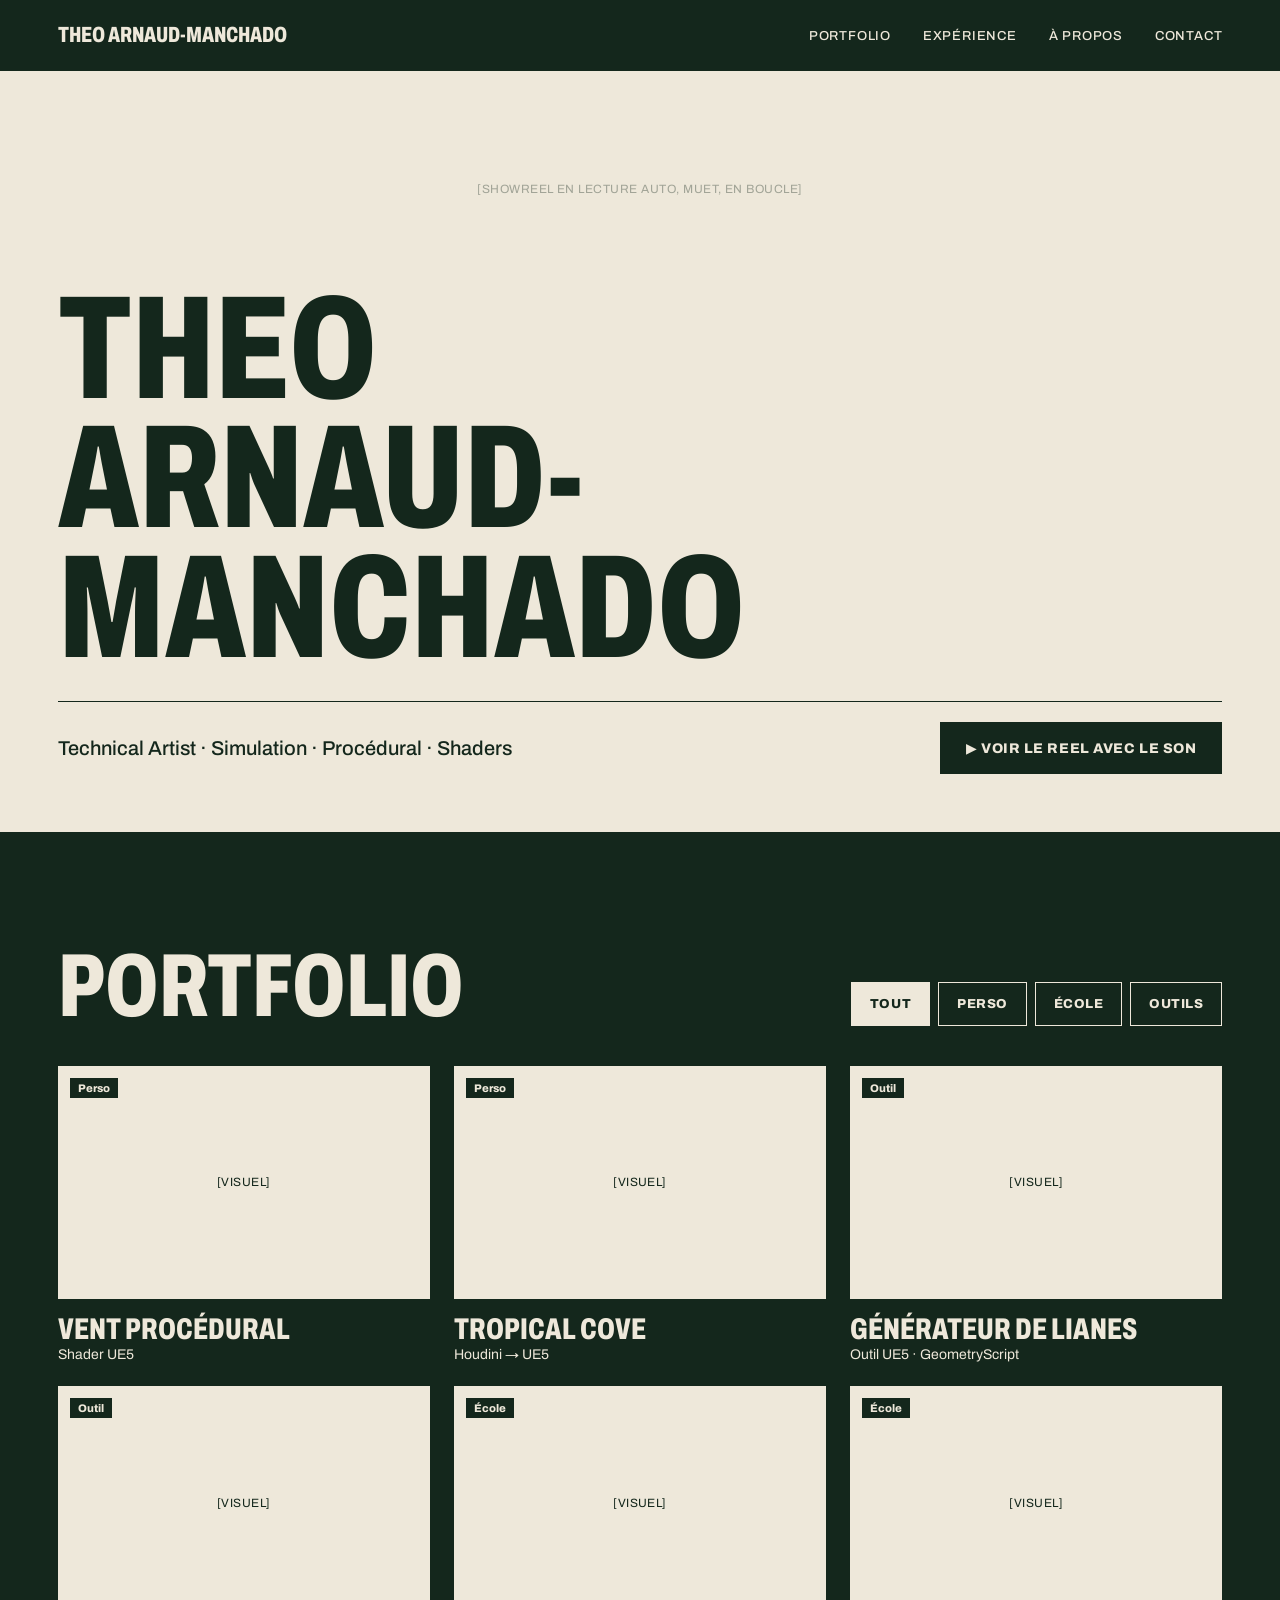
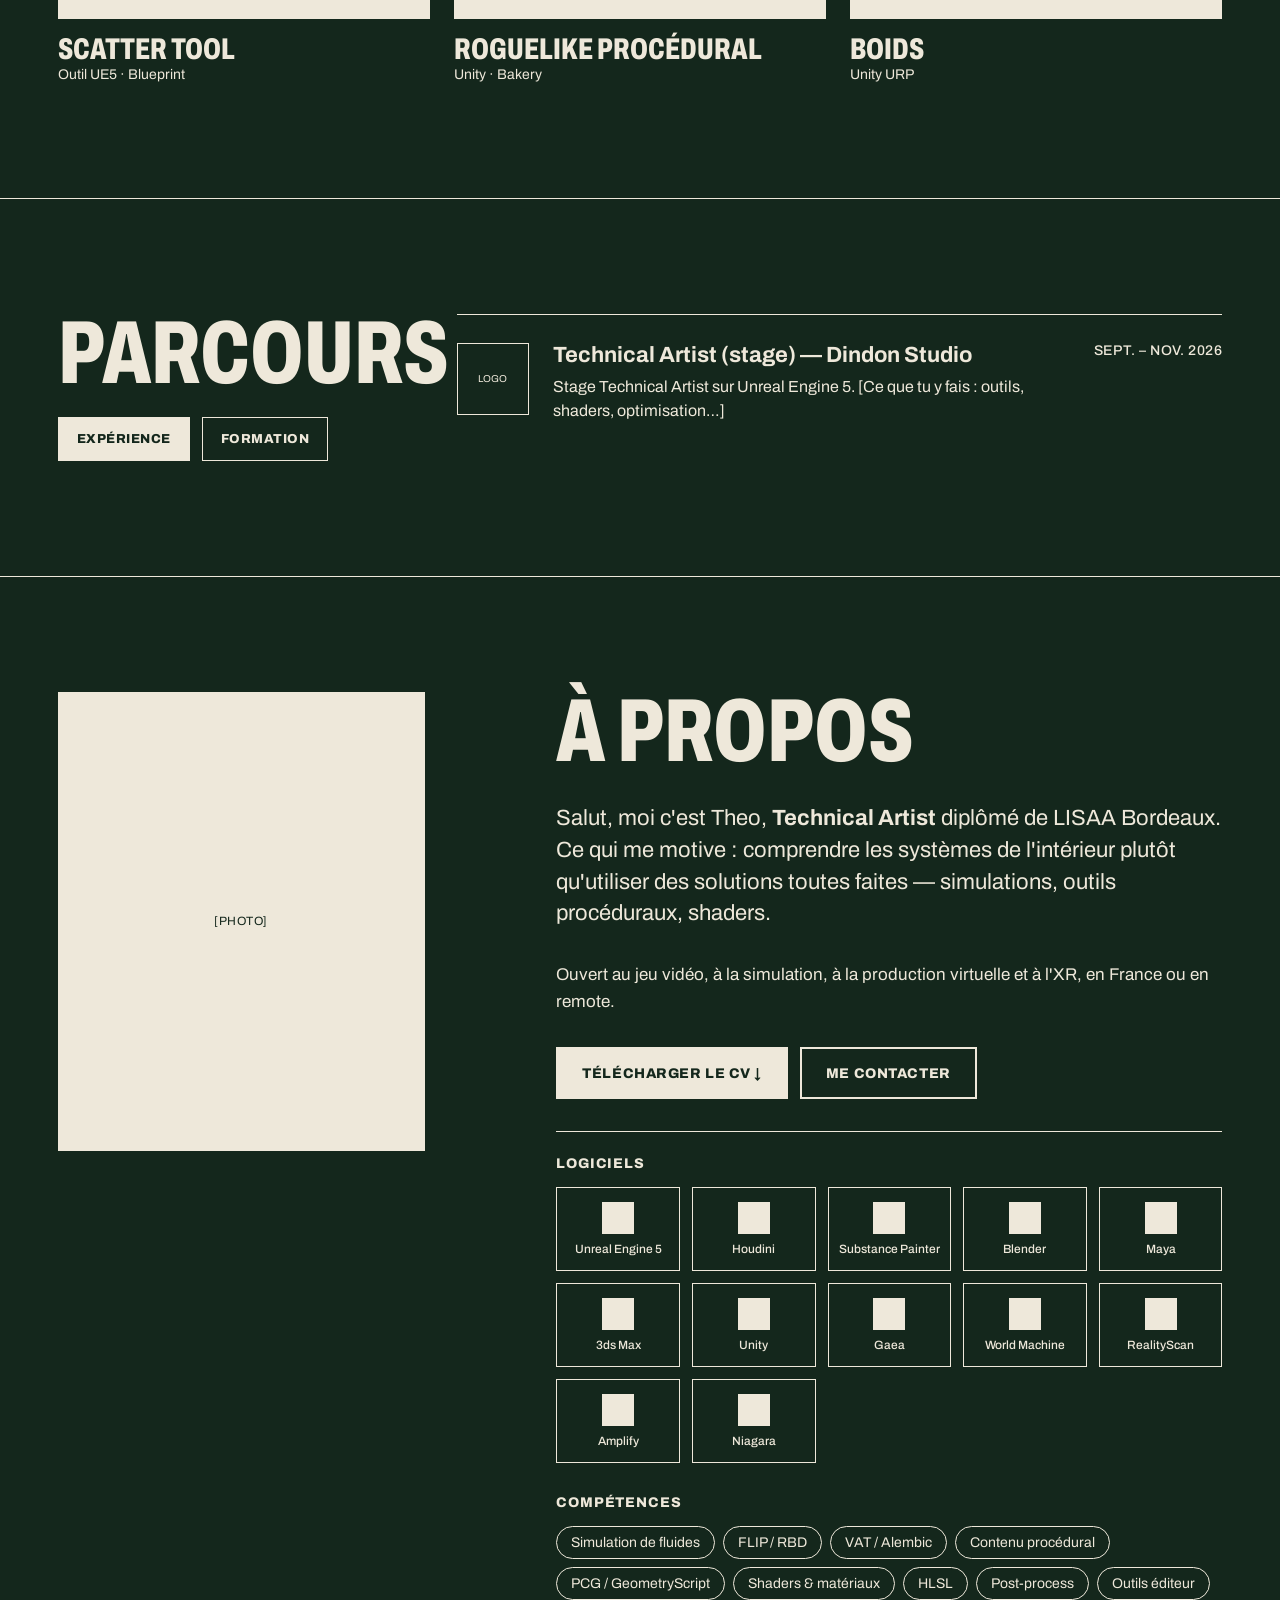
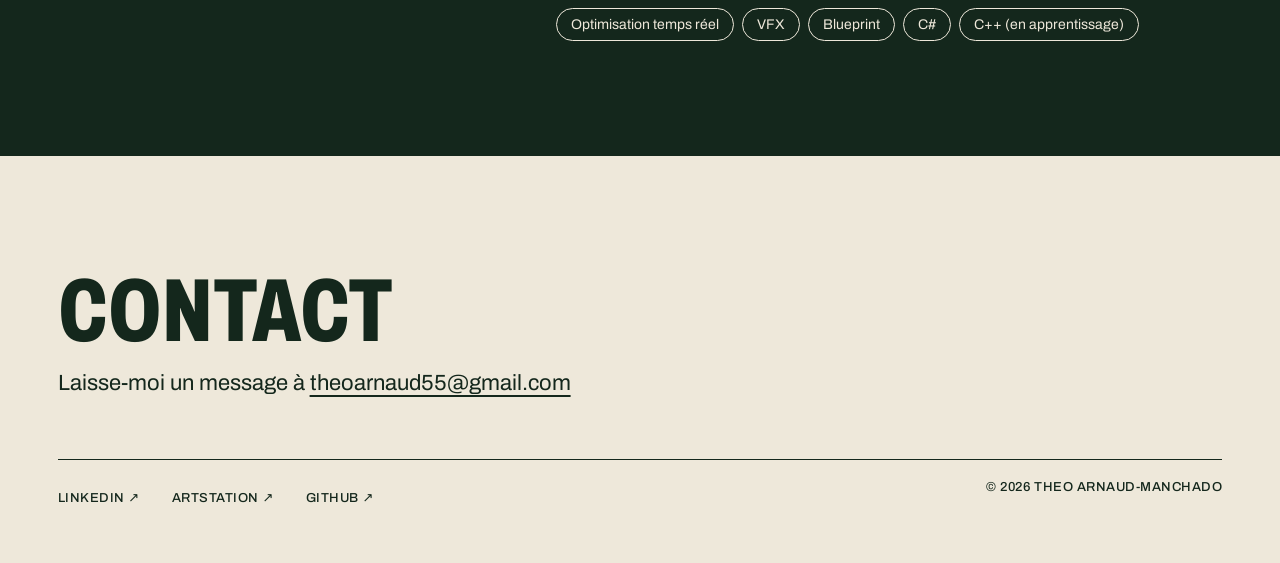
<file: Index.html>
<!doctype html>
<html lang="fr">
<head>
<meta charset="utf-8">
<meta name="viewport" content="width=device-width, initial-scale=1">
<title>Theo Arnaud-Manchado — Technical Artist</title>
<meta name="description" content="Portfolio de Theo Arnaud-Manchado, Technical Artist : simulation, procédural, shaders.">
<meta property="og:title" content="Theo Arnaud-Manchado — Technical Artist">
<meta property="og:description" content="Portfolio de Theo Arnaud-Manchado, Technical Artist : simulation, procédural, shaders.">
<meta name="theme-color" content="#14271C">
<link rel="preconnect" href="https://fonts.googleapis.com">
<link rel="preconnect" href="https://fonts.gstatic.com" crossorigin>
<link href="https://fonts.googleapis.com/css2?family=Archivo:wdth,wght@62..125,400;62..125,500;62..125,800&display=swap" rel="stylesheet">
<link rel="stylesheet" href="style.css">
</head>
<body>
<header class="site-header">
<a href="index.html#intro" class="logo cond">Theo Arnaud-Manchado</a>
<nav aria-label="Navigation principale">
<a href="index.html#portfolio">Portfolio</a>
<a href="index.html#experience">Expérience</a>
<a href="index.html#about">À propos</a>
<a href="index.html#contact">Contact</a>
</nav>
</header>
<main>
<section id="intro" class="hero on-ink">
<!-- Showreel : mets ta vidéo dans videos/reel.mp4 et remplace la div .ph par :
<video class="hero-bg" src="videos/reel.mp4" autoplay muted loop playsinline poster="img/reel-poster.jpg"></video> -->
<div class="hero-bg ph" style="opacity:.35">[Showreel en lecture auto, muet, en boucle]</div>
<h1 class="cond">Theo<br>Arnaud-Manchado</h1>
<div class="hero-bar">
<p>Technical Artist · Simulation · Procédural · Shaders</p>
<!-- Lien vers le reel complet avec le son (YouTube / Vimeo) -->
<a class="btn fill" href="https://vimeo.com" target="_blank" rel="noopener">▶ Voir le reel avec le son</a>
</div>
</section>

<section id="portfolio" class="section" style="border-top:0">
<div class="portfolio-head">
<h2 class="h2 cond">Portfolio</h2>
<div class="filters" role="group" aria-label="Filtrer les projets">
<button class="pill" type="button" data-filter="tout" aria-pressed="true">Tout</button>
<button class="pill" type="button" data-filter="perso" aria-pressed="false">Perso</button>
<button class="pill" type="button" data-filter="ecole" aria-pressed="false">École</button>
<button class="pill" type="button" data-filter="outils" aria-pressed="false">Outils</button>
</div>
</div>
<div class="grid">
<a class="card" href="projets/vent-procedural.html" data-tags="perso">
<div class="thumb"><!-- Remplace par : <img src="img/vent-procedural.jpg" alt="Vent procédural" loading="lazy"> --><div class="ph">[Visuel]</div><span class="tag">Perso</span></div>
<span class="title cond">Vent procédural</span>
<span class="sub">Shader UE5</span>
</a>
<a class="card" href="projets/tropical-cove.html" data-tags="perso">
<div class="thumb"><!-- Remplace par : <img src="img/tropical-cove.jpg" alt="Tropical Cove" loading="lazy"> --><div class="ph">[Visuel]</div><span class="tag">Perso</span></div>
<span class="title cond">Tropical Cove</span>
<span class="sub">Houdini → UE5</span>
</a>
<a class="card" href="projets/generateur-lianes.html" data-tags="perso outils">
<div class="thumb"><!-- Remplace par : <img src="img/generateur-lianes.jpg" alt="Générateur de lianes" loading="lazy"> --><div class="ph">[Visuel]</div><span class="tag">Outil</span></div>
<span class="title cond">Générateur de lianes</span>
<span class="sub">Outil UE5 · GeometryScript</span>
</a>
<a class="card" href="projets/scatter-tool.html" data-tags="perso outils">
<div class="thumb"><!-- Remplace par : <img src="img/scatter-tool.jpg" alt="Scatter Tool" loading="lazy"> --><div class="ph">[Visuel]</div><span class="tag">Outil</span></div>
<span class="title cond">Scatter Tool</span>
<span class="sub">Outil UE5 · Blueprint</span>
</a>
<a class="card" href="projets/roguelike-procedural.html" data-tags="ecole">
<div class="thumb"><!-- Remplace par : <img src="img/roguelike-procedural.jpg" alt="Roguelike procédural" loading="lazy"> --><div class="ph">[Visuel]</div><span class="tag">École</span></div>
<span class="title cond">Roguelike procédural</span>
<span class="sub">Unity · Bakery</span>
</a>
<a class="card" href="projets/boids.html" data-tags="ecole">
<div class="thumb"><!-- Remplace par : <img src="img/boids.jpg" alt="Boids" loading="lazy"> --><div class="ph">[Visuel]</div><span class="tag">École</span></div>
<span class="title cond">Boids</span>
<span class="sub">Unity URP</span>
</a>
</div>
</section>

<section id="experience" class="section split">
<div class="side">
<h2 class="h2 cond">Parcours</h2>
<div class="row" role="group" aria-label="Type de parcours">
<button class="pill" type="button" data-tab="pro" aria-pressed="true">Expérience</button>
<button class="pill" type="button" data-tab="formation" aria-pressed="false">Formation</button>
</div>
</div>
<div class="main">
<div class="panel" id="pro">
<div class="entry"><div class="logo-box">Logo</div><div><h3>Technical Artist (stage) — Dindon Studio</h3><p>Stage Technical Artist sur Unreal Engine 5. [Ce que tu y fais : outils, shaders, optimisation…]</p></div><span class="date">Sept. – nov. 2026</span></div>
</div>
<div class="panel" id="formation" hidden>
<div class="entry"><div class="logo-box">Logo</div><div><h3>LISAA Bordeaux — Game Creation</h3><p>Spécialisation Technical Artist. Diplômé. [Projets marquants…]</p></div><span class="date">[années]</span></div>
</div>
</div>
</section>

<section id="about" class="section about">
<!-- Remplace par : <img class="photo media" src="img/photo.jpg" alt="Theo Arnaud-Manchado"> -->
<div class="photo ph">[Photo]</div>
<div class="text">
<h2 class="h2 cond">À propos</h2>
<p class="lead">Salut, moi c'est Theo, <strong>Technical Artist</strong> diplômé de LISAA Bordeaux. Ce qui me motive : comprendre les systèmes de l'intérieur plutôt qu'utiliser des solutions toutes faites — simulations, outils procéduraux, shaders.</p>
<p>Ouvert au jeu vidéo, à la simulation, à la production virtuelle et à l'XR, en France ou en remote.</p>
<div class="row">
<a class="btn fill" href="assets/CV-Theo-Arnaud-Manchado.pdf" download>Télécharger le CV ↓</a>
<a class="btn" href="#contact">Me contacter</a>
</div>
<div class="block"><h3>Logiciels</h3><div class="softs">
<div class="soft"><i aria-hidden="true"></i>Unreal Engine 5</div><div class="soft"><i aria-hidden="true"></i>Houdini</div><div class="soft"><i aria-hidden="true"></i>Substance Painter</div><div class="soft"><i aria-hidden="true"></i>Blender</div><div class="soft"><i aria-hidden="true"></i>Maya</div><div class="soft"><i aria-hidden="true"></i>3ds Max</div><div class="soft"><i aria-hidden="true"></i>Unity</div><div class="soft"><i aria-hidden="true"></i>Gaea</div><div class="soft"><i aria-hidden="true"></i>World Machine</div><div class="soft"><i aria-hidden="true"></i>RealityScan</div><div class="soft"><i aria-hidden="true"></i>Amplify</div><div class="soft"><i aria-hidden="true"></i>Niagara</div>
</div></div>
<div class="block" style="border-top:0;padding-top:0"><h3>Compétences</h3><div class="chips">
<span class="chip">Simulation de fluides</span><span class="chip">FLIP / RBD</span><span class="chip">VAT / Alembic</span><span class="chip">Contenu procédural</span><span class="chip">PCG / GeometryScript</span><span class="chip">Shaders &amp; matériaux</span><span class="chip">HLSL</span><span class="chip">Post-process</span><span class="chip">Outils éditeur</span><span class="chip">Optimisation temps réel</span><span class="chip">VFX</span><span class="chip">Blueprint</span><span class="chip">C#</span><span class="chip">C++ (en apprentissage)</span>
</div></div>
</div>
</section>

<section id="contact" class="section contact on-ink">
<div style="display:flex;flex-direction:column;gap:20px">
<h2 class="h2 cond">Contact</h2>
<p>Laisse-moi un message à <a class="mail" href="mailto:theoarnaud55@gmail.com">theoarnaud55@gmail.com</a></p>
</div>
<div class="foot">
<nav aria-label="Réseaux">
<a href="www.linkedin.com/in/theo-arnaud-manchado" target="_blank" rel="noopener">LinkedIn ↗</a>
<a href="https://www.artstation.com/vardkor" target="_blank" rel="noopener">ArtStation ↗</a>
<a href="https://github.com/Vardkor" target="_blank" rel="noopener">GitHub ↗</a>
</nav>
<span>© 2026 Theo Arnaud-Manchado</span>
</div>
</section>
</main>
<script src="main.js"></script>
</body>
</html>
</file>
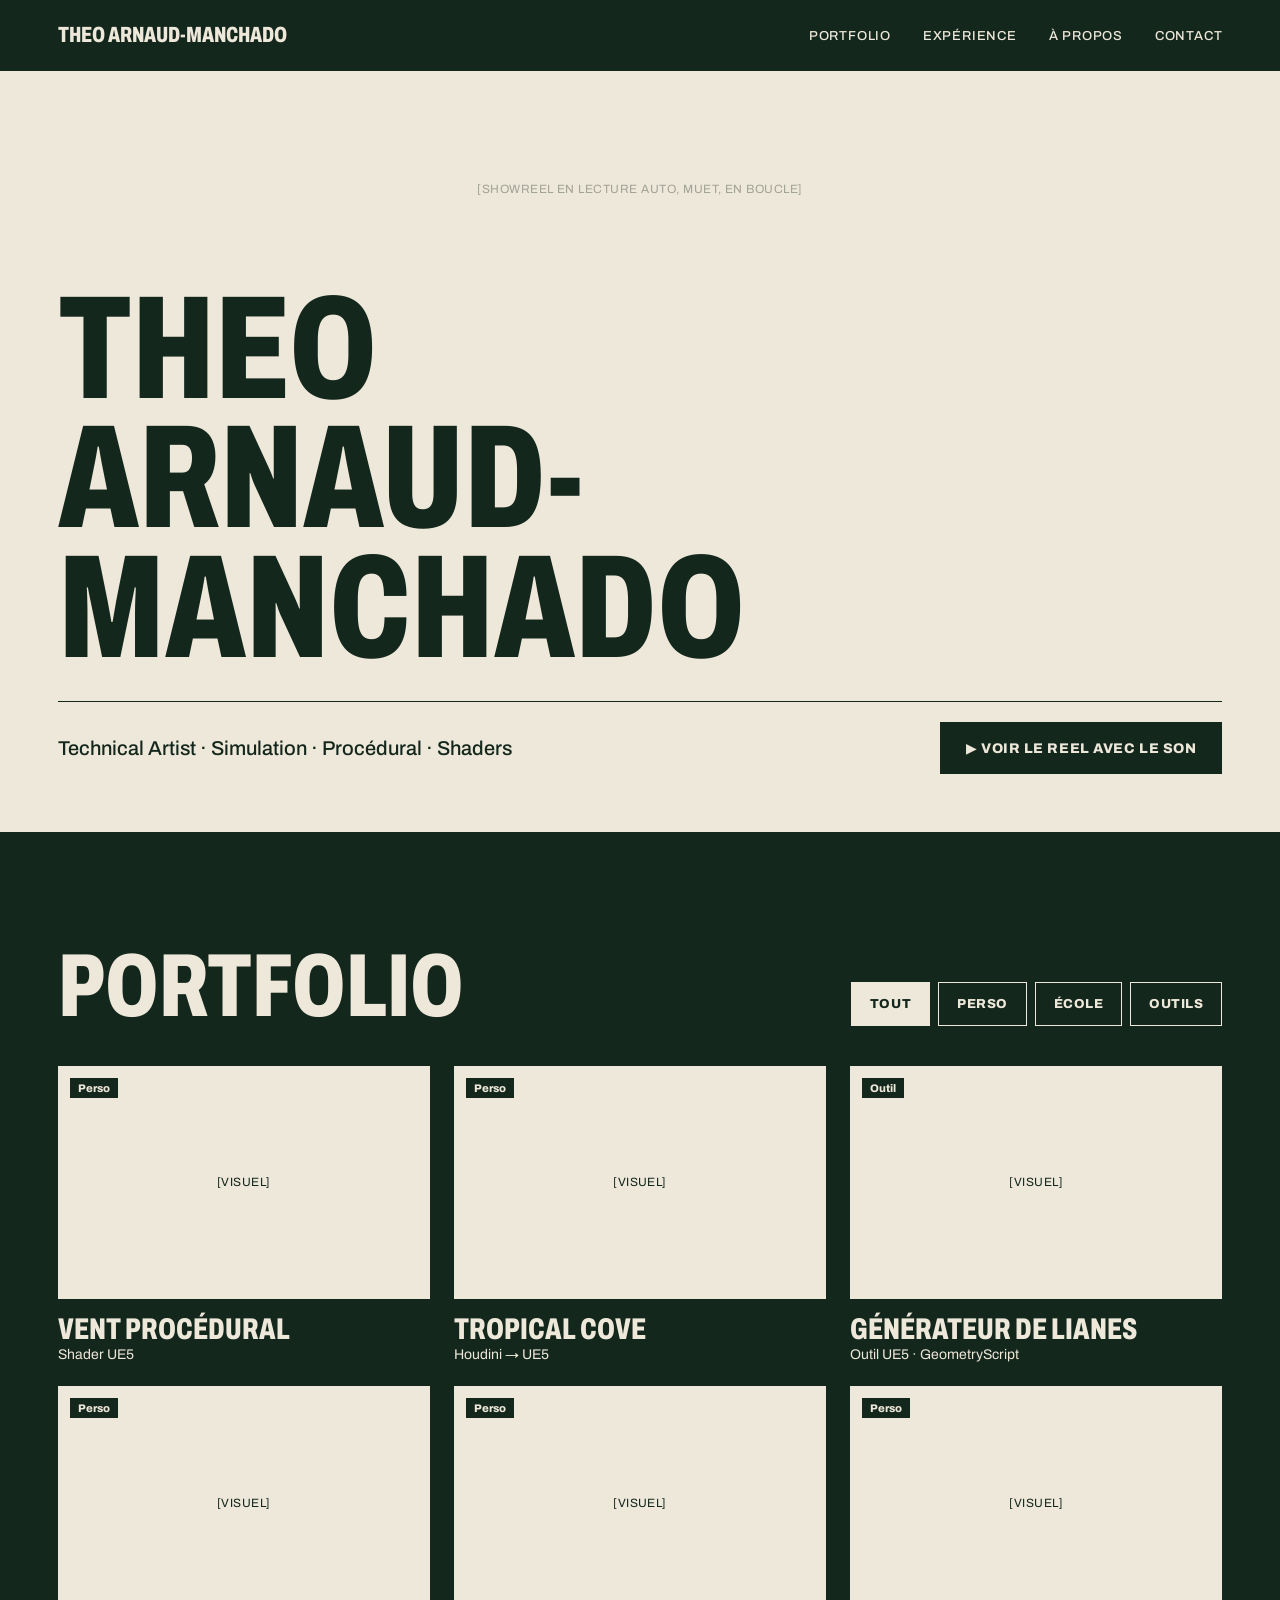
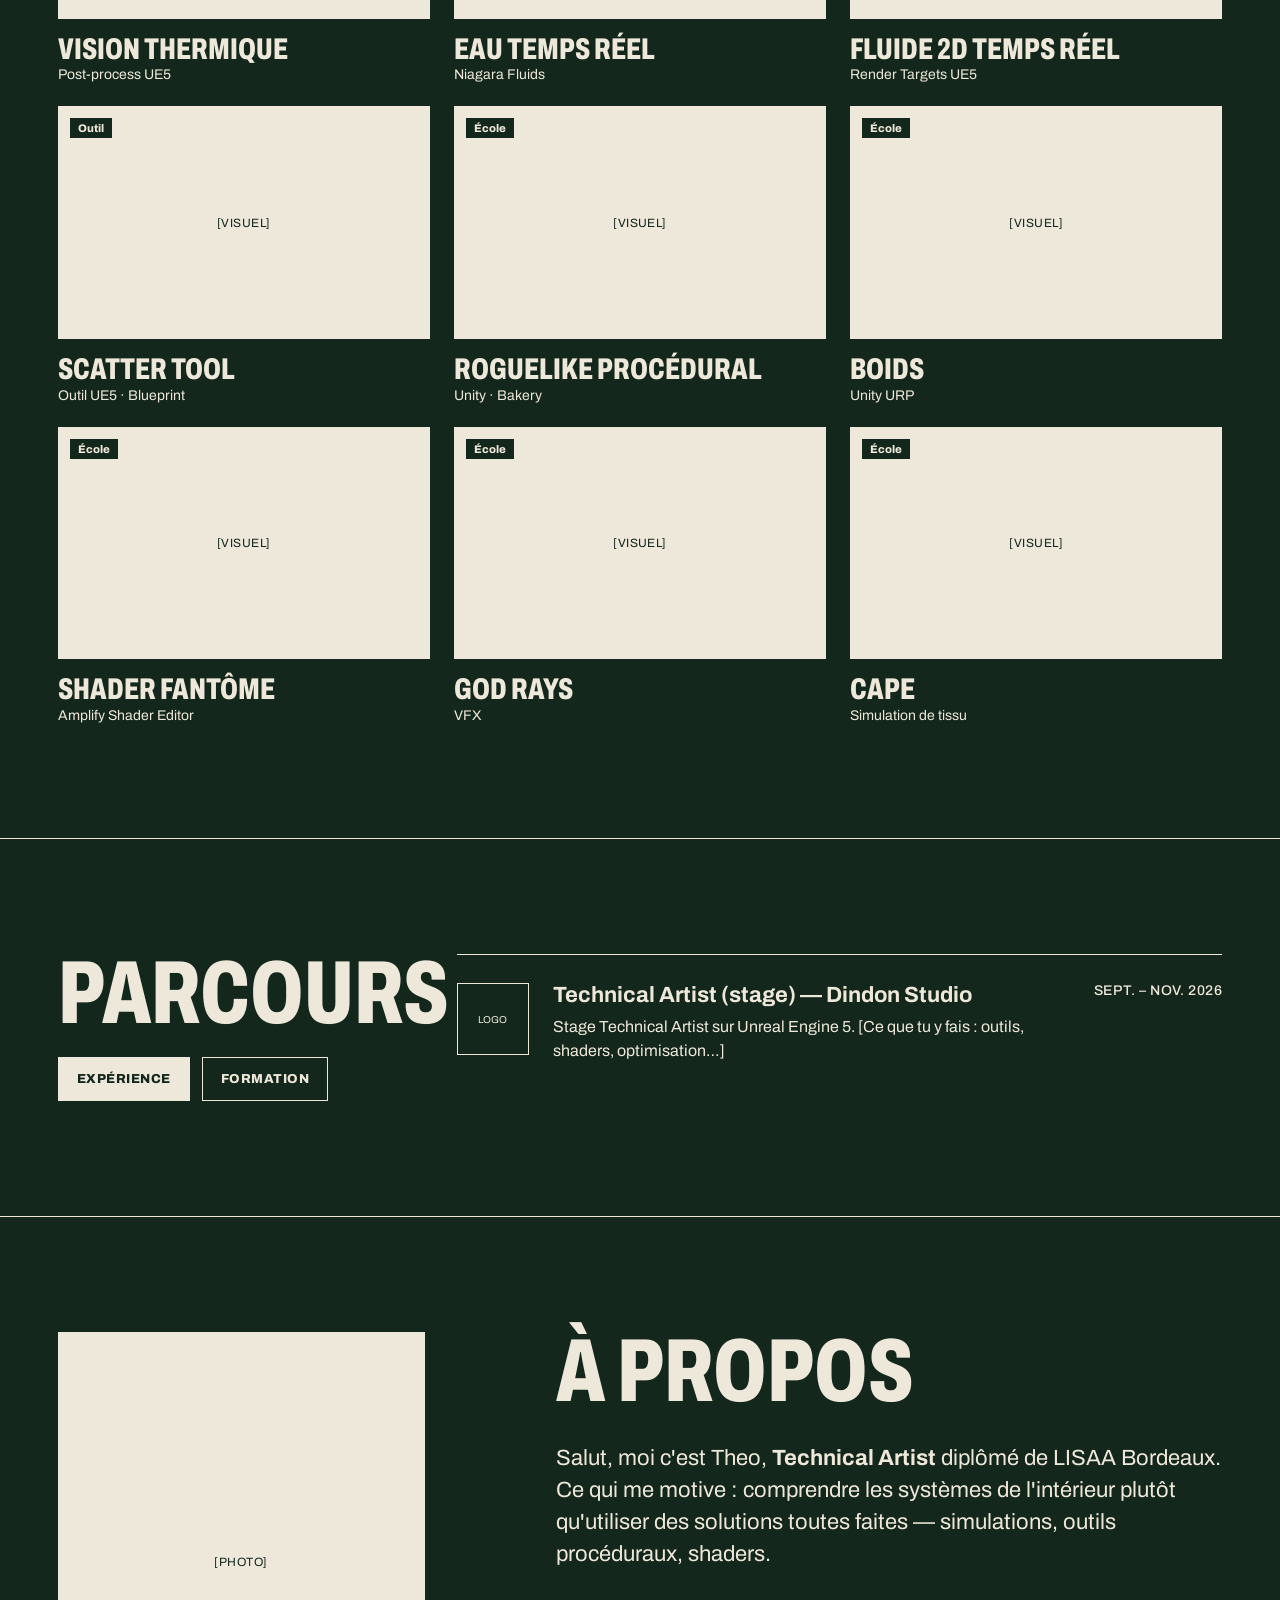
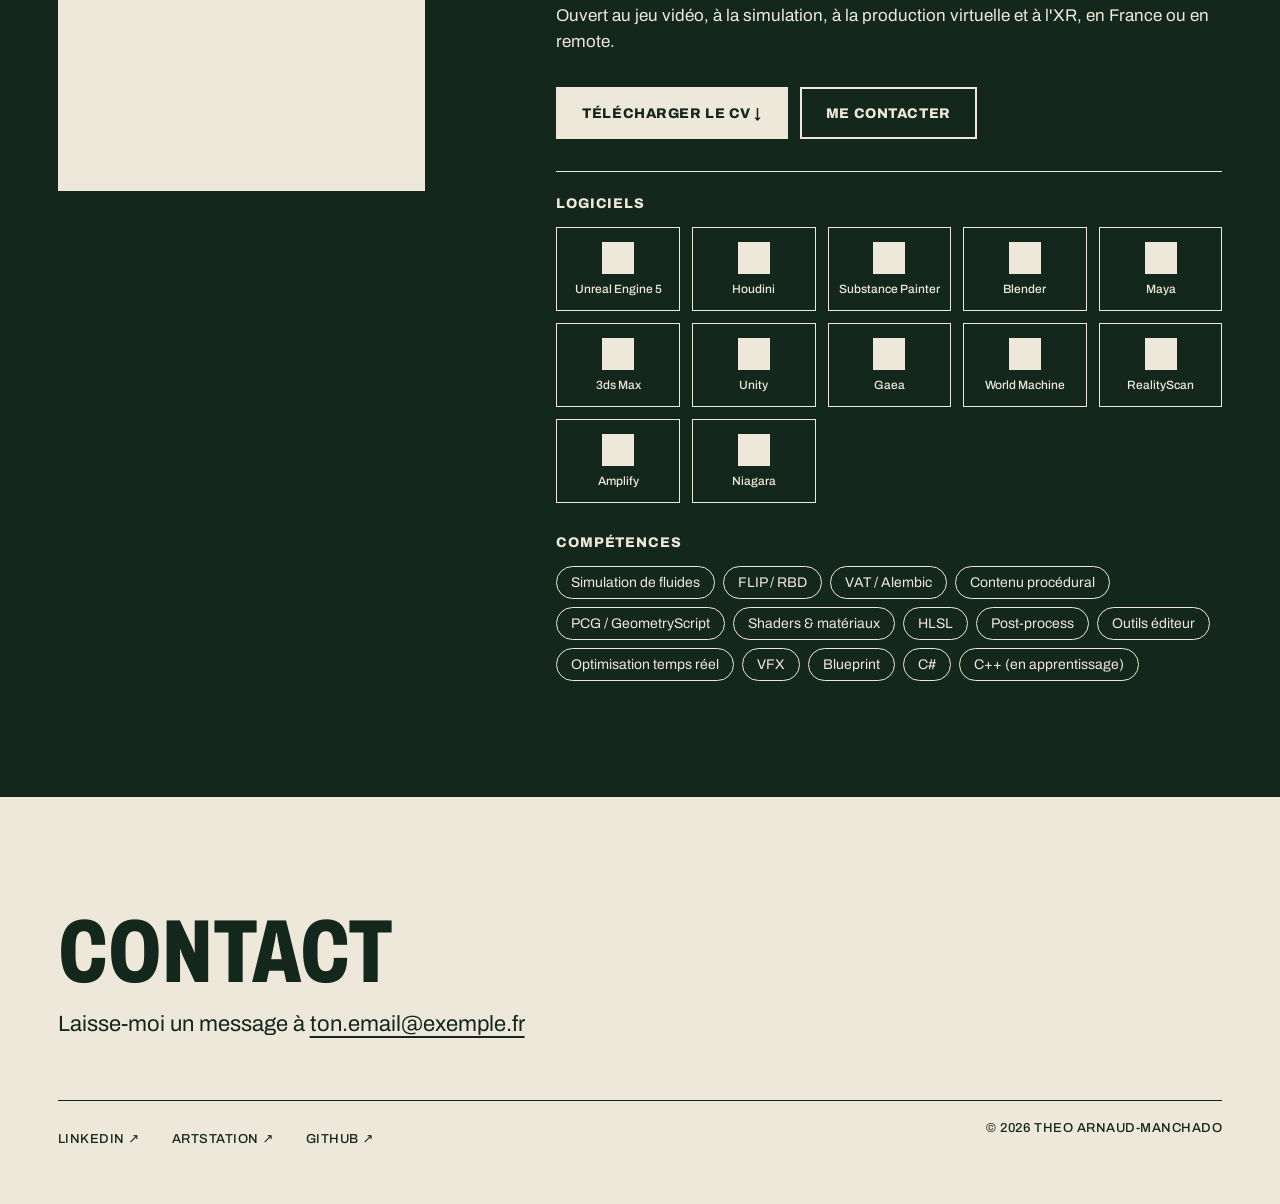
<file: index.html>
<!doctype html>
<html lang="fr">
<head>
<meta charset="utf-8">
<meta name="viewport" content="width=device-width, initial-scale=1">
<title>Theo Arnaud-Manchado — Technical Artist</title>
<meta name="description" content="Portfolio de Theo Arnaud-Manchado, Technical Artist : simulation, procédural, shaders.">
<meta property="og:title" content="Theo Arnaud-Manchado — Technical Artist">
<meta property="og:description" content="Portfolio de Theo Arnaud-Manchado, Technical Artist : simulation, procédural, shaders.">
<meta name="theme-color" content="#14271C">
<link rel="preconnect" href="https://fonts.googleapis.com">
<link rel="preconnect" href="https://fonts.gstatic.com" crossorigin>
<link href="https://fonts.googleapis.com/css2?family=Archivo:wdth,wght@62..125,400;62..125,500;62..125,800&display=swap" rel="stylesheet">
<link rel="stylesheet" href="style.css">
</head>
<body>
<header class="site-header">
<a href="index.html#intro" class="logo cond">Theo Arnaud-Manchado</a>
<nav aria-label="Navigation principale">
<a href="index.html#portfolio">Portfolio</a>
<a href="index.html#experience">Expérience</a>
<a href="index.html#about">À propos</a>
<a href="index.html#contact">Contact</a>
</nav>
</header>
<main>
<section id="intro" class="hero on-ink">
<!-- Showreel : mets ta vidéo dans videos/reel.mp4 et remplace la div .ph par :
<video class="hero-bg" src="videos/reel.mp4" autoplay muted loop playsinline poster="img/reel-poster.jpg"></video> -->
<div class="hero-bg ph" style="opacity:.35">[Showreel en lecture auto, muet, en boucle]</div>
<h1 class="cond">Theo<br>Arnaud-Manchado</h1>
<div class="hero-bar">
<p>Technical Artist · Simulation · Procédural · Shaders</p>
<!-- Lien vers le reel complet avec le son (YouTube / Vimeo) -->
<a class="btn fill" href="https://vimeo.com" target="_blank" rel="noopener">▶ Voir le reel avec le son</a>
</div>
</section>

<section id="portfolio" class="section" style="border-top:0">
<div class="portfolio-head">
<h2 class="h2 cond">Portfolio</h2>
<div class="filters" role="group" aria-label="Filtrer les projets">
<button class="pill" type="button" data-filter="tout" aria-pressed="true">Tout</button>
<button class="pill" type="button" data-filter="perso" aria-pressed="false">Perso</button>
<button class="pill" type="button" data-filter="ecole" aria-pressed="false">École</button>
<button class="pill" type="button" data-filter="outils" aria-pressed="false">Outils</button>
</div>
</div>
<div class="grid">
<a class="card" href="projets/vent-procedural.html" data-tags="perso">
<div class="thumb"><!-- Remplace par : <img src="img/vent-procedural.jpg" alt="Vent procédural" loading="lazy"> --><div class="ph">[Visuel]</div><span class="tag">Perso</span></div>
<span class="title cond">Vent procédural</span>
<span class="sub">Shader UE5</span>
</a>
<a class="card" href="projets/tropical-cove.html" data-tags="perso">
<div class="thumb"><!-- Remplace par : <img src="img/tropical-cove.jpg" alt="Tropical Cove" loading="lazy"> --><div class="ph">[Visuel]</div><span class="tag">Perso</span></div>
<span class="title cond">Tropical Cove</span>
<span class="sub">Houdini → UE5</span>
</a>
<a class="card" href="projets/generateur-lianes.html" data-tags="perso outils">
<div class="thumb"><!-- Remplace par : <img src="img/generateur-lianes.jpg" alt="Générateur de lianes" loading="lazy"> --><div class="ph">[Visuel]</div><span class="tag">Outil</span></div>
<span class="title cond">Générateur de lianes</span>
<span class="sub">Outil UE5 · GeometryScript</span>
</a>
<a class="card" href="projets/vision-thermique.html" data-tags="perso">
<div class="thumb"><!-- Remplace par : <img src="img/vision-thermique.jpg" alt="Vision thermique" loading="lazy"> --><div class="ph">[Visuel]</div><span class="tag">Perso</span></div>
<span class="title cond">Vision thermique</span>
<span class="sub">Post-process UE5</span>
</a>
<a class="card" href="projets/eau-temps-reel.html" data-tags="perso">
<div class="thumb"><!-- Remplace par : <img src="img/eau-temps-reel.jpg" alt="Eau temps réel" loading="lazy"> --><div class="ph">[Visuel]</div><span class="tag">Perso</span></div>
<span class="title cond">Eau temps réel</span>
<span class="sub">Niagara Fluids</span>
</a>
<a class="card" href="projets/fluide-2d.html" data-tags="perso">
<div class="thumb"><!-- Remplace par : <img src="img/fluide-2d.jpg" alt="Fluide 2D temps réel" loading="lazy"> --><div class="ph">[Visuel]</div><span class="tag">Perso</span></div>
<span class="title cond">Fluide 2D temps réel</span>
<span class="sub">Render Targets UE5</span>
</a>
<a class="card" href="projets/scatter-tool.html" data-tags="perso outils">
<div class="thumb"><!-- Remplace par : <img src="img/scatter-tool.jpg" alt="Scatter Tool" loading="lazy"> --><div class="ph">[Visuel]</div><span class="tag">Outil</span></div>
<span class="title cond">Scatter Tool</span>
<span class="sub">Outil UE5 · Blueprint</span>
</a>
<a class="card" href="projets/roguelike-procedural.html" data-tags="ecole">
<div class="thumb"><!-- Remplace par : <img src="img/roguelike-procedural.jpg" alt="Roguelike procédural" loading="lazy"> --><div class="ph">[Visuel]</div><span class="tag">École</span></div>
<span class="title cond">Roguelike procédural</span>
<span class="sub">Unity · Bakery</span>
</a>
<a class="card" href="projets/boids.html" data-tags="ecole">
<div class="thumb"><!-- Remplace par : <img src="img/boids.jpg" alt="Boids" loading="lazy"> --><div class="ph">[Visuel]</div><span class="tag">École</span></div>
<span class="title cond">Boids</span>
<span class="sub">Unity URP</span>
</a>
<a class="card" href="projets/shader-fantome.html" data-tags="ecole">
<div class="thumb"><!-- Remplace par : <img src="img/shader-fantome.jpg" alt="Shader fantôme" loading="lazy"> --><div class="ph">[Visuel]</div><span class="tag">École</span></div>
<span class="title cond">Shader fantôme</span>
<span class="sub">Amplify Shader Editor</span>
</a>
<a class="card" href="projets/god-rays.html" data-tags="ecole">
<div class="thumb"><!-- Remplace par : <img src="img/god-rays.jpg" alt="God rays" loading="lazy"> --><div class="ph">[Visuel]</div><span class="tag">École</span></div>
<span class="title cond">God rays</span>
<span class="sub">VFX</span>
</a>
<a class="card" href="projets/cape.html" data-tags="ecole">
<div class="thumb"><!-- Remplace par : <img src="img/cape.jpg" alt="Cape" loading="lazy"> --><div class="ph">[Visuel]</div><span class="tag">École</span></div>
<span class="title cond">Cape</span>
<span class="sub">Simulation de tissu</span>
</a>
</div>
</section>

<section id="experience" class="section split">
<div class="side">
<h2 class="h2 cond">Parcours</h2>
<div class="row" role="group" aria-label="Type de parcours">
<button class="pill" type="button" data-tab="pro" aria-pressed="true">Expérience</button>
<button class="pill" type="button" data-tab="formation" aria-pressed="false">Formation</button>
</div>
</div>
<div class="main">
<div class="panel" id="pro">
<div class="entry"><div class="logo-box">Logo</div><div><h3>Technical Artist (stage) — Dindon Studio</h3><p>Stage Technical Artist sur Unreal Engine 5. [Ce que tu y fais : outils, shaders, optimisation…]</p></div><span class="date">Sept. – nov. 2026</span></div>
</div>
<div class="panel" id="formation" hidden>
<div class="entry"><div class="logo-box">Logo</div><div><h3>LISAA Bordeaux — Game Creation</h3><p>Spécialisation Technical Artist. Diplômé. [Projets marquants…]</p></div><span class="date">[années]</span></div>
</div>
</div>
</section>

<section id="about" class="section about">
<!-- Remplace par : <img class="photo media" src="img/photo.jpg" alt="Theo Arnaud-Manchado"> -->
<div class="photo ph">[Photo]</div>
<div class="text">
<h2 class="h2 cond">À propos</h2>
<p class="lead">Salut, moi c'est Theo, <strong>Technical Artist</strong> diplômé de LISAA Bordeaux. Ce qui me motive : comprendre les systèmes de l'intérieur plutôt qu'utiliser des solutions toutes faites — simulations, outils procéduraux, shaders.</p>
<p>Ouvert au jeu vidéo, à la simulation, à la production virtuelle et à l'XR, en France ou en remote.</p>
<div class="row">
<a class="btn fill" href="assets/CV-Theo-Arnaud-Manchado.pdf" download>Télécharger le CV ↓</a>
<a class="btn" href="#contact">Me contacter</a>
</div>
<div class="block"><h3>Logiciels</h3><div class="softs">
<div class="soft"><i aria-hidden="true"></i>Unreal Engine 5</div><div class="soft"><i aria-hidden="true"></i>Houdini</div><div class="soft"><i aria-hidden="true"></i>Substance Painter</div><div class="soft"><i aria-hidden="true"></i>Blender</div><div class="soft"><i aria-hidden="true"></i>Maya</div><div class="soft"><i aria-hidden="true"></i>3ds Max</div><div class="soft"><i aria-hidden="true"></i>Unity</div><div class="soft"><i aria-hidden="true"></i>Gaea</div><div class="soft"><i aria-hidden="true"></i>World Machine</div><div class="soft"><i aria-hidden="true"></i>RealityScan</div><div class="soft"><i aria-hidden="true"></i>Amplify</div><div class="soft"><i aria-hidden="true"></i>Niagara</div>
</div></div>
<div class="block" style="border-top:0;padding-top:0"><h3>Compétences</h3><div class="chips">
<span class="chip">Simulation de fluides</span><span class="chip">FLIP / RBD</span><span class="chip">VAT / Alembic</span><span class="chip">Contenu procédural</span><span class="chip">PCG / GeometryScript</span><span class="chip">Shaders &amp; matériaux</span><span class="chip">HLSL</span><span class="chip">Post-process</span><span class="chip">Outils éditeur</span><span class="chip">Optimisation temps réel</span><span class="chip">VFX</span><span class="chip">Blueprint</span><span class="chip">C#</span><span class="chip">C++ (en apprentissage)</span>
</div></div>
</div>
</section>

<section id="contact" class="section contact on-ink">
<div style="display:flex;flex-direction:column;gap:20px">
<h2 class="h2 cond">Contact</h2>
<p>Laisse-moi un message à <a class="mail" href="mailto:ton.email@exemple.fr">ton.email@exemple.fr</a></p>
</div>
<div class="foot">
<nav aria-label="Réseaux">
<a href="https://www.linkedin.com" target="_blank" rel="noopener">LinkedIn ↗</a>
<a href="https://www.artstation.com" target="_blank" rel="noopener">ArtStation ↗</a>
<a href="https://github.com" target="_blank" rel="noopener">GitHub ↗</a>
</nav>
<span>© 2026 Theo Arnaud-Manchado</span>
</div>
</section>
</main>
<script src="main.js"></script>
</body>
</html>
</file>
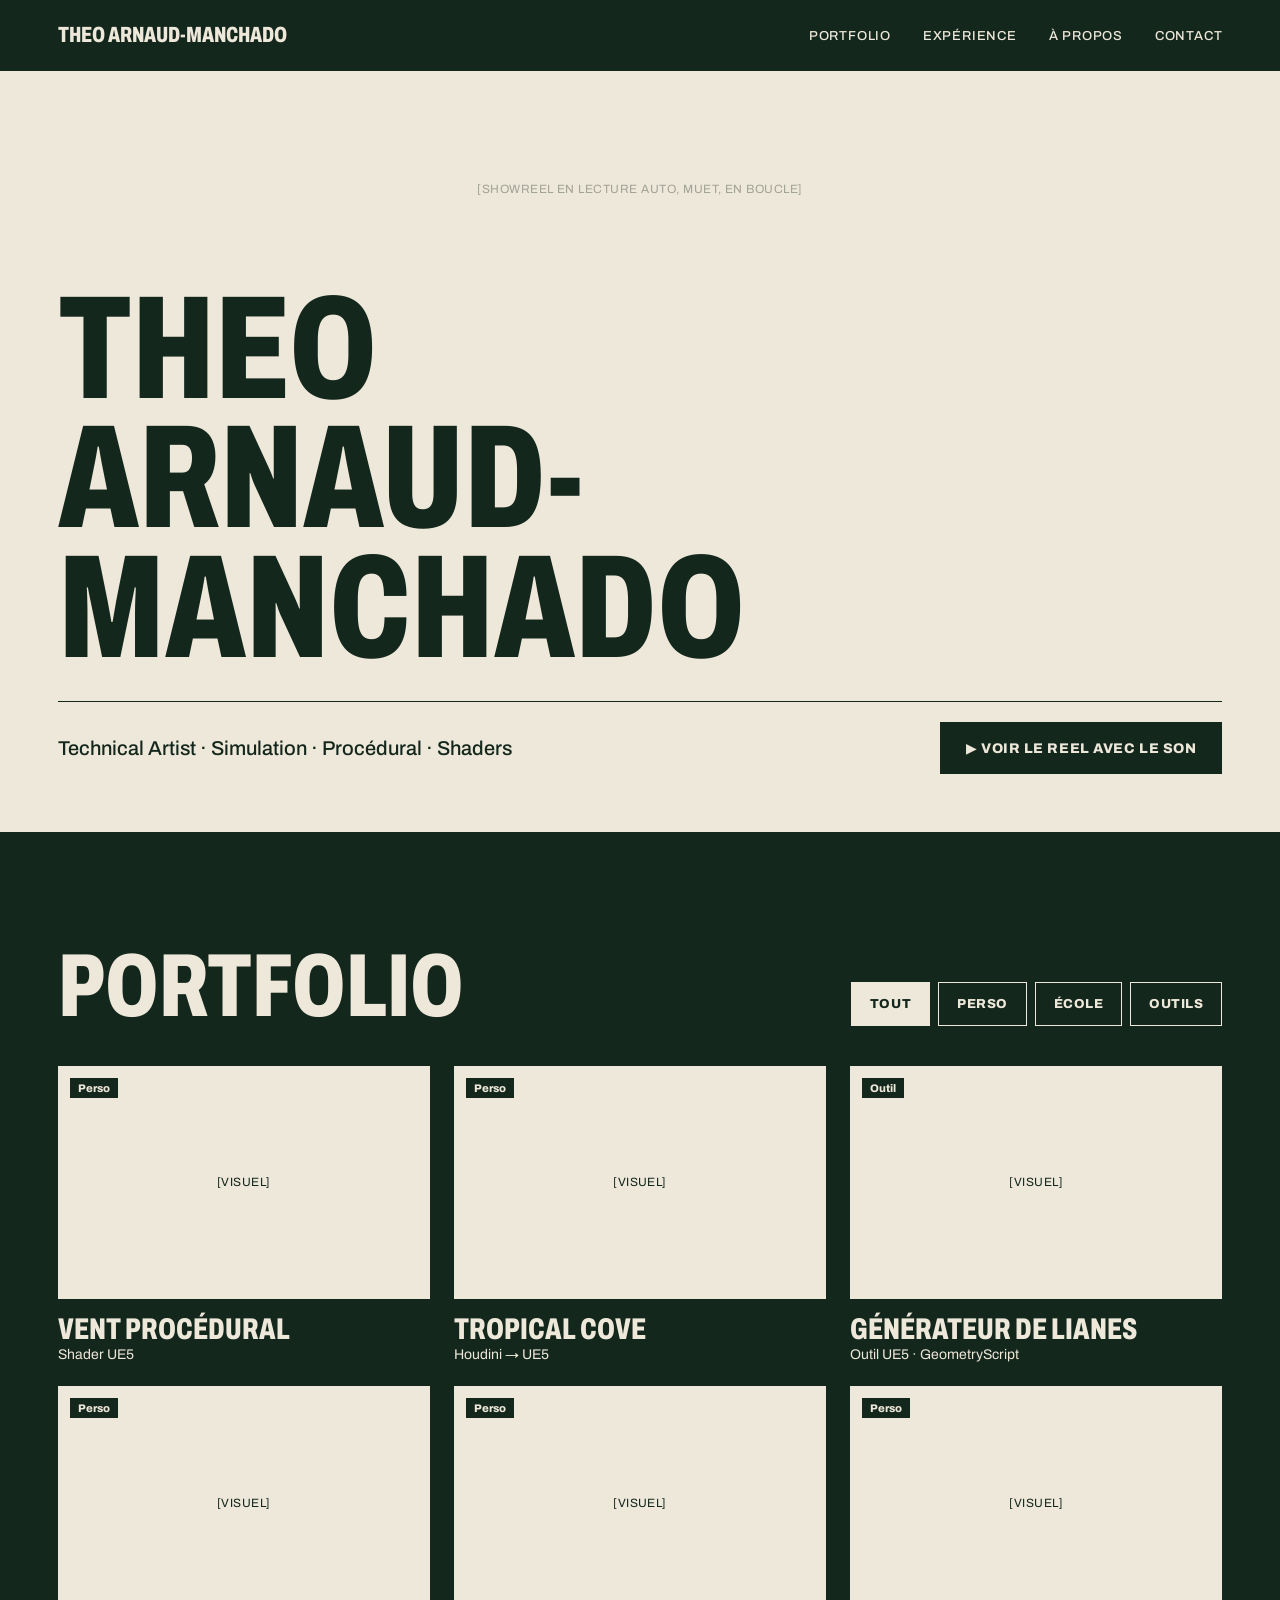
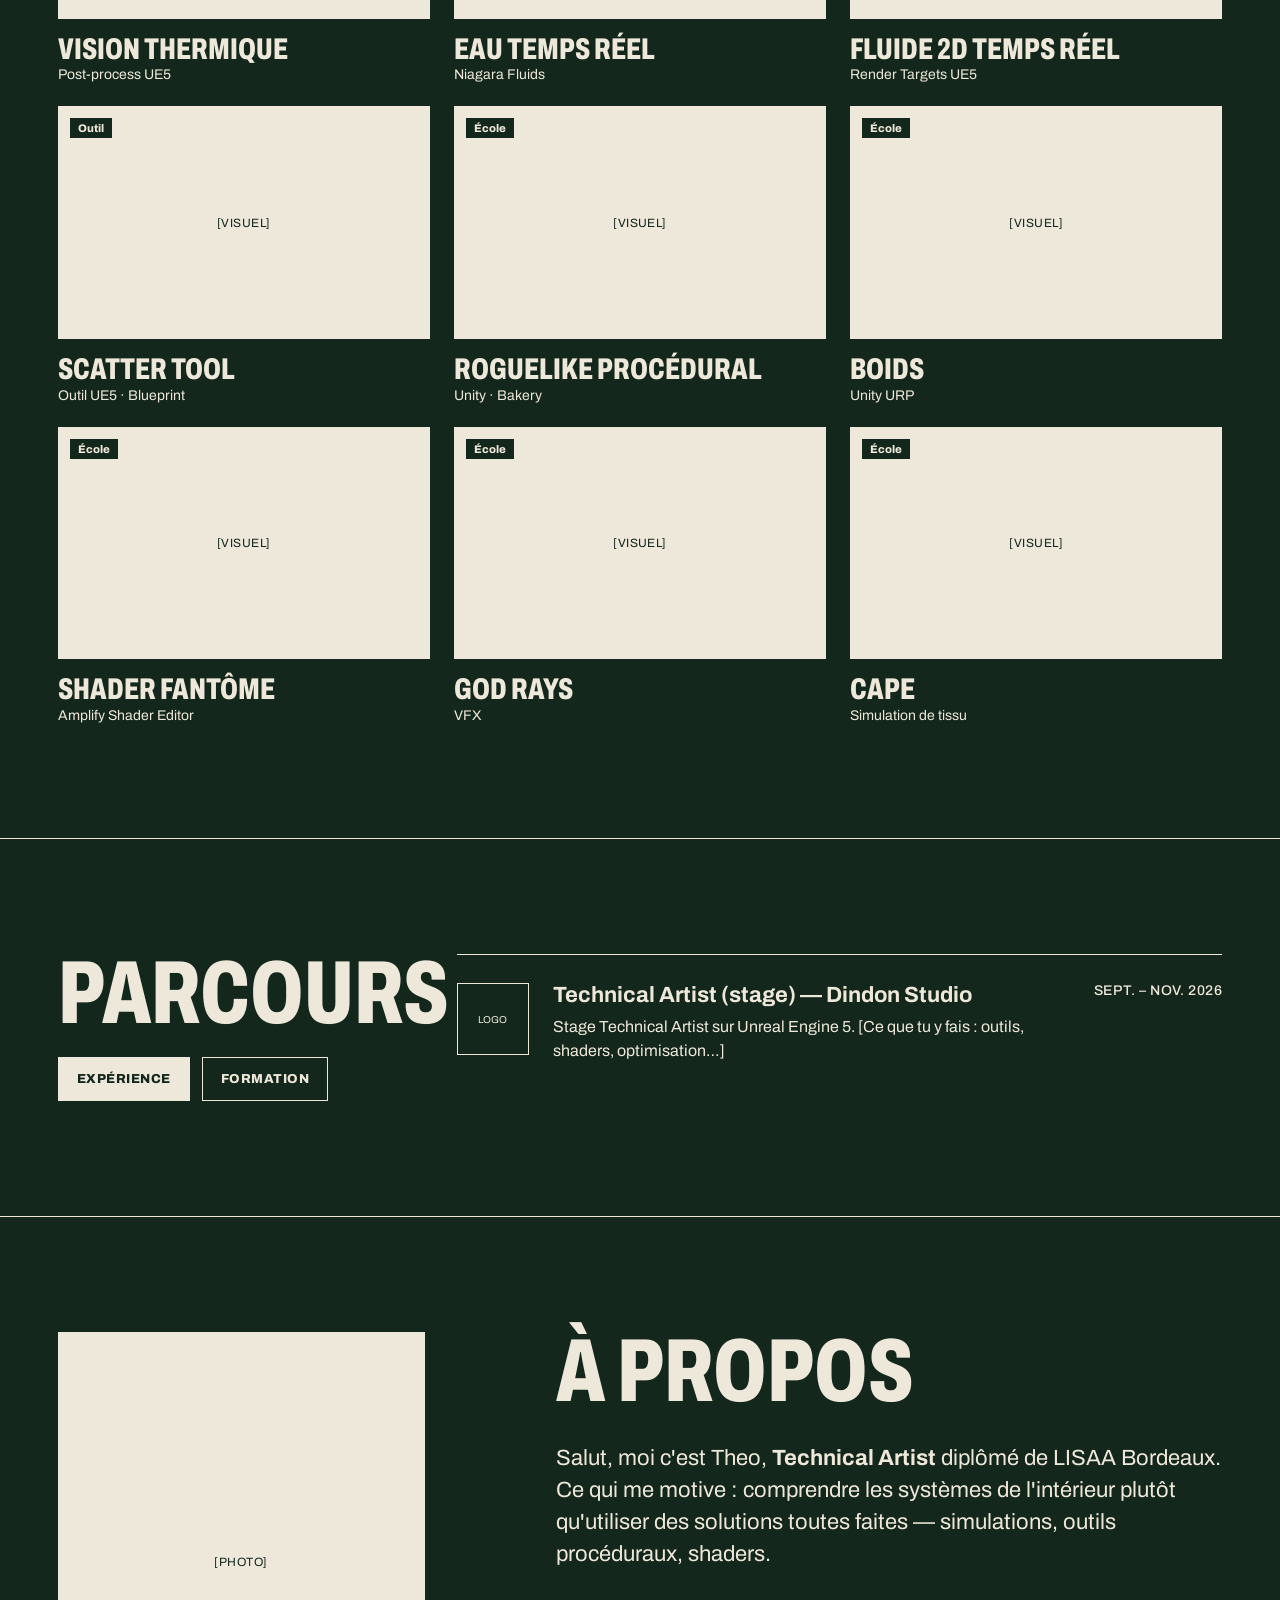
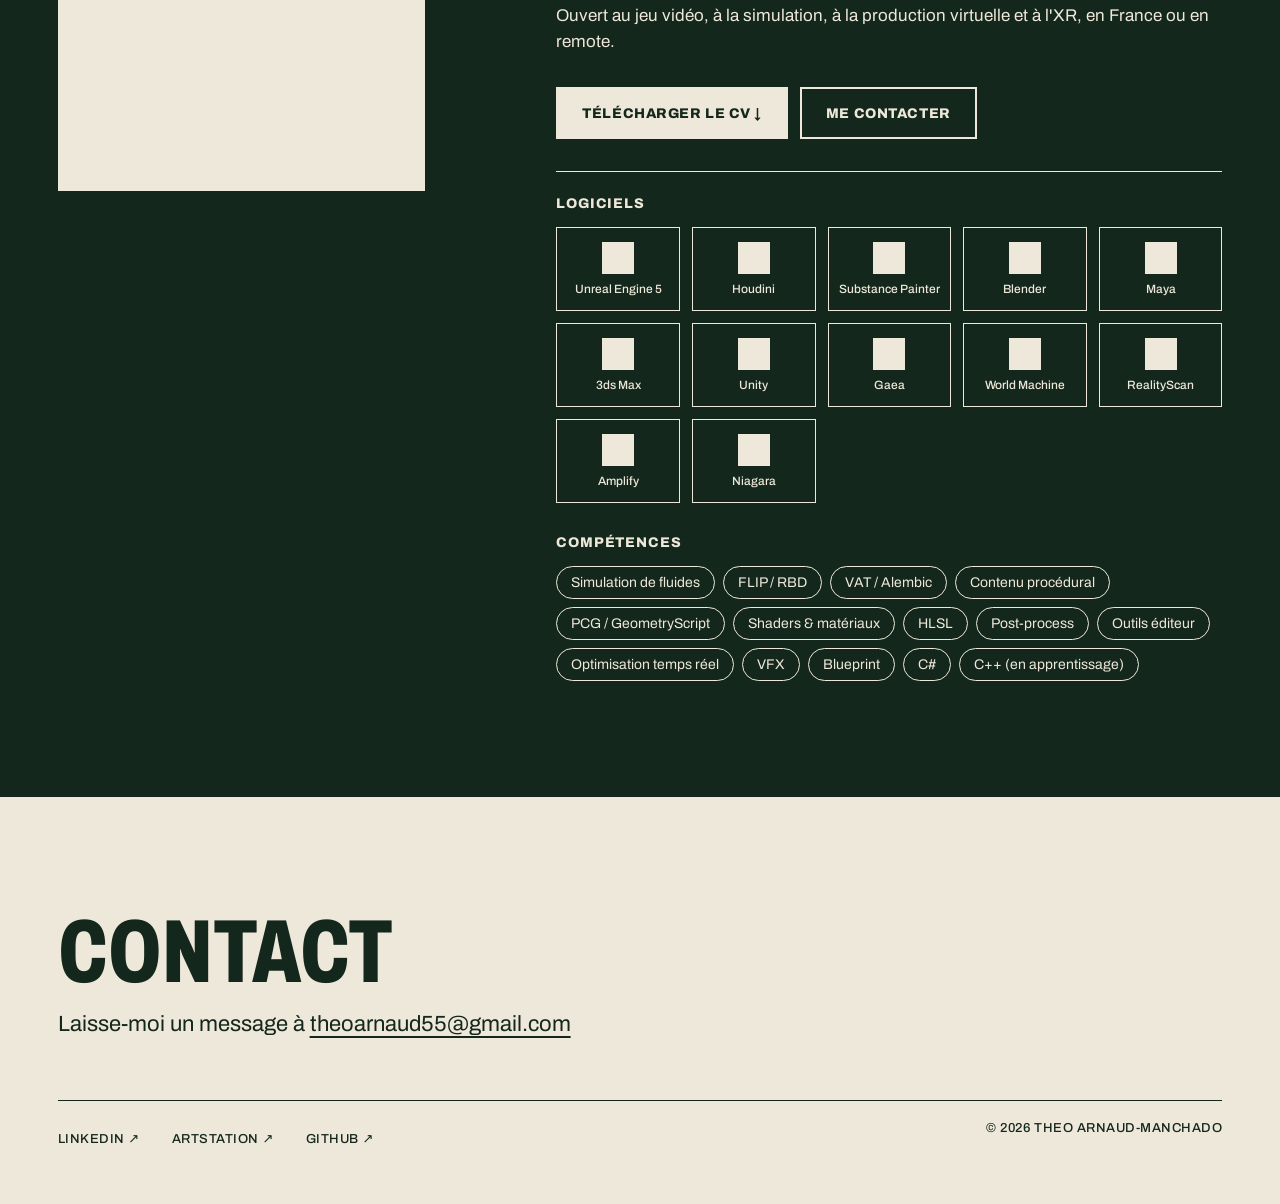
<file: ArnaudManchadoTheo.html>
<!doctype html>
<html lang="fr">
<head>
<meta charset="utf-8">
<meta name="viewport" content="width=device-width, initial-scale=1">
<title>Theo Arnaud-Manchado — Technical Artist</title>
<meta name="description" content="Portfolio de Theo Arnaud-Manchado, Technical Artist : simulation, procédural, shaders.">
<meta property="og:title" content="Theo Arnaud-Manchado — Technical Artist">
<meta property="og:description" content="Portfolio de Theo Arnaud-Manchado, Technical Artist : simulation, procédural, shaders.">
<meta name="theme-color" content="#14271C">
<link rel="preconnect" href="https://fonts.googleapis.com">
<link rel="preconnect" href="https://fonts.gstatic.com" crossorigin>
<link href="https://fonts.googleapis.com/css2?family=Archivo:wdth,wght@62..125,400;62..125,500;62..125,800&display=swap" rel="stylesheet">
<link rel="stylesheet" href="style.css">
</head>
<body>
<header class="site-header">
<a href="index.html#intro" class="logo cond">Theo Arnaud-Manchado</a>
<nav aria-label="Navigation principale">
<a href="index.html#portfolio">Portfolio</a>
<a href="index.html#experience">Expérience</a>
<a href="index.html#about">À propos</a>
<a href="index.html#contact">Contact</a>
</nav>
</header>
<main>
<section id="intro" class="hero on-ink">
<!-- Showreel : mets ta vidéo dans videos/reel.mp4 et remplace la div .ph par :
<video class="hero-bg" src="videos/reel.mp4" autoplay muted loop playsinline poster="img/reel-poster.jpg"></video> -->
<div class="hero-bg ph" style="opacity:.35">[Showreel en lecture auto, muet, en boucle]</div>
<h1 class="cond">Theo<br>Arnaud-Manchado</h1>
<div class="hero-bar">
<p>Technical Artist · Simulation · Procédural · Shaders</p>
<!-- Lien vers le reel complet avec le son (YouTube / Vimeo) -->
<a class="btn fill" href="https://vimeo.com" target="_blank" rel="noopener">▶ Voir le reel avec le son</a>
</div>
</section>

<section id="portfolio" class="section" style="border-top:0">
<div class="portfolio-head">
<h2 class="h2 cond">Portfolio</h2>
<div class="filters" role="group" aria-label="Filtrer les projets">
<button class="pill" type="button" data-filter="tout" aria-pressed="true">Tout</button>
<button class="pill" type="button" data-filter="perso" aria-pressed="false">Perso</button>
<button class="pill" type="button" data-filter="ecole" aria-pressed="false">École</button>
<button class="pill" type="button" data-filter="outils" aria-pressed="false">Outils</button>
</div>
</div>
<div class="grid">
<a class="card" href="projets/vent-procedural.html" data-tags="perso">
<div class="thumb"><!-- Remplace par : <img src="img/vent-procedural.jpg" alt="Vent procédural" loading="lazy"> --><div class="ph">[Visuel]</div><span class="tag">Perso</span></div>
<span class="title cond">Vent procédural</span>
<span class="sub">Shader UE5</span>
</a>
<a class="card" href="projets/tropical-cove.html" data-tags="perso">
<div class="thumb"><!-- Remplace par : <img src="img/tropical-cove.jpg" alt="Tropical Cove" loading="lazy"> --><div class="ph">[Visuel]</div><span class="tag">Perso</span></div>
<span class="title cond">Tropical Cove</span>
<span class="sub">Houdini → UE5</span>
</a>
<a class="card" href="projets/generateur-lianes.html" data-tags="perso outils">
<div class="thumb"><!-- Remplace par : <img src="img/generateur-lianes.jpg" alt="Générateur de lianes" loading="lazy"> --><div class="ph">[Visuel]</div><span class="tag">Outil</span></div>
<span class="title cond">Générateur de lianes</span>
<span class="sub">Outil UE5 · GeometryScript</span>
</a>
<a class="card" href="projets/vision-thermique.html" data-tags="perso">
<div class="thumb"><!-- Remplace par : <img src="img/vision-thermique.jpg" alt="Vision thermique" loading="lazy"> --><div class="ph">[Visuel]</div><span class="tag">Perso</span></div>
<span class="title cond">Vision thermique</span>
<span class="sub">Post-process UE5</span>
</a>
<a class="card" href="projets/eau-temps-reel.html" data-tags="perso">
<div class="thumb"><!-- Remplace par : <img src="img/eau-temps-reel.jpg" alt="Eau temps réel" loading="lazy"> --><div class="ph">[Visuel]</div><span class="tag">Perso</span></div>
<span class="title cond">Eau temps réel</span>
<span class="sub">Niagara Fluids</span>
</a>
<a class="card" href="projets/fluide-2d.html" data-tags="perso">
<div class="thumb"><!-- Remplace par : <img src="img/fluide-2d.jpg" alt="Fluide 2D temps réel" loading="lazy"> --><div class="ph">[Visuel]</div><span class="tag">Perso</span></div>
<span class="title cond">Fluide 2D temps réel</span>
<span class="sub">Render Targets UE5</span>
</a>
<a class="card" href="projets/scatter-tool.html" data-tags="perso outils">
<div class="thumb"><!-- Remplace par : <img src="img/scatter-tool.jpg" alt="Scatter Tool" loading="lazy"> --><div class="ph">[Visuel]</div><span class="tag">Outil</span></div>
<span class="title cond">Scatter Tool</span>
<span class="sub">Outil UE5 · Blueprint</span>
</a>
<a class="card" href="projets/roguelike-procedural.html" data-tags="ecole">
<div class="thumb"><!-- Remplace par : <img src="img/roguelike-procedural.jpg" alt="Roguelike procédural" loading="lazy"> --><div class="ph">[Visuel]</div><span class="tag">École</span></div>
<span class="title cond">Roguelike procédural</span>
<span class="sub">Unity · Bakery</span>
</a>
<a class="card" href="projets/boids.html" data-tags="ecole">
<div class="thumb"><!-- Remplace par : <img src="img/boids.jpg" alt="Boids" loading="lazy"> --><div class="ph">[Visuel]</div><span class="tag">École</span></div>
<span class="title cond">Boids</span>
<span class="sub">Unity URP</span>
</a>
<a class="card" href="projets/shader-fantome.html" data-tags="ecole">
<div class="thumb"><!-- Remplace par : <img src="img/shader-fantome.jpg" alt="Shader fantôme" loading="lazy"> --><div class="ph">[Visuel]</div><span class="tag">École</span></div>
<span class="title cond">Shader fantôme</span>
<span class="sub">Amplify Shader Editor</span>
</a>
<a class="card" href="projets/god-rays.html" data-tags="ecole">
<div class="thumb"><!-- Remplace par : <img src="img/god-rays.jpg" alt="God rays" loading="lazy"> --><div class="ph">[Visuel]</div><span class="tag">École</span></div>
<span class="title cond">God rays</span>
<span class="sub">VFX</span>
</a>
<a class="card" href="projets/cape.html" data-tags="ecole">
<div class="thumb"><!-- Remplace par : <img src="img/cape.jpg" alt="Cape" loading="lazy"> --><div class="ph">[Visuel]</div><span class="tag">École</span></div>
<span class="title cond">Cape</span>
<span class="sub">Simulation de tissu</span>
</a>
</div>
</section>

<section id="experience" class="section split">
<div class="side">
<h2 class="h2 cond">Parcours</h2>
<div class="row" role="group" aria-label="Type de parcours">
<button class="pill" type="button" data-tab="pro" aria-pressed="true">Expérience</button>
<button class="pill" type="button" data-tab="formation" aria-pressed="false">Formation</button>
</div>
</div>
<div class="main">
<div class="panel" id="pro">
<div class="entry"><div class="logo-box">Logo</div><div><h3>Technical Artist (stage) — Dindon Studio</h3><p>Stage Technical Artist sur Unreal Engine 5. [Ce que tu y fais : outils, shaders, optimisation…]</p></div><span class="date">Sept. – nov. 2026</span></div>
</div>
<div class="panel" id="formation" hidden>
<div class="entry"><div class="logo-box">Logo</div><div><h3>LISAA Bordeaux — Game Creation</h3><p>Spécialisation Technical Artist. Diplômé. [Projets marquants…]</p></div><span class="date">[années]</span></div>
</div>
</div>
</section>

<section id="about" class="section about">
<!-- Remplace par : <img class="photo media" src="img/photo.jpg" alt="Theo Arnaud-Manchado"> -->
<div class="photo ph">[Photo]</div>
<div class="text">
<h2 class="h2 cond">À propos</h2>
<p class="lead">Salut, moi c'est Theo, <strong>Technical Artist</strong> diplômé de LISAA Bordeaux. Ce qui me motive : comprendre les systèmes de l'intérieur plutôt qu'utiliser des solutions toutes faites — simulations, outils procéduraux, shaders.</p>
<p>Ouvert au jeu vidéo, à la simulation, à la production virtuelle et à l'XR, en France ou en remote.</p>
<div class="row">
<a class="btn fill" href="assets/CV-Theo-Arnaud-Manchado.pdf" download>Télécharger le CV ↓</a>
<a class="btn" href="#contact">Me contacter</a>
</div>
<div class="block"><h3>Logiciels</h3><div class="softs">
<div class="soft"><i aria-hidden="true"></i>Unreal Engine 5</div><div class="soft"><i aria-hidden="true"></i>Houdini</div><div class="soft"><i aria-hidden="true"></i>Substance Painter</div><div class="soft"><i aria-hidden="true"></i>Blender</div><div class="soft"><i aria-hidden="true"></i>Maya</div><div class="soft"><i aria-hidden="true"></i>3ds Max</div><div class="soft"><i aria-hidden="true"></i>Unity</div><div class="soft"><i aria-hidden="true"></i>Gaea</div><div class="soft"><i aria-hidden="true"></i>World Machine</div><div class="soft"><i aria-hidden="true"></i>RealityScan</div><div class="soft"><i aria-hidden="true"></i>Amplify</div><div class="soft"><i aria-hidden="true"></i>Niagara</div>
</div></div>
<div class="block" style="border-top:0;padding-top:0"><h3>Compétences</h3><div class="chips">
<span class="chip">Simulation de fluides</span><span class="chip">FLIP / RBD</span><span class="chip">VAT / Alembic</span><span class="chip">Contenu procédural</span><span class="chip">PCG / GeometryScript</span><span class="chip">Shaders &amp; matériaux</span><span class="chip">HLSL</span><span class="chip">Post-process</span><span class="chip">Outils éditeur</span><span class="chip">Optimisation temps réel</span><span class="chip">VFX</span><span class="chip">Blueprint</span><span class="chip">C#</span><span class="chip">C++ (en apprentissage)</span>
</div></div>
</div>
</section>

<section id="contact" class="section contact on-ink">
<div style="display:flex;flex-direction:column;gap:20px">
<h2 class="h2 cond">Contact</h2>
<p>Laisse-moi un message à <a class="mail" href="theoarnaud55@gmail.com">theoarnaud55@gmail.com</a></p>
</div>
<div class="foot">
<nav aria-label="Réseaux">
<a href="www.linkedin.com/in/theo-arnaud-manchado" target="_blank" rel="noopener">LinkedIn ↗</a>
<a href="https://www.artstation.com/vardkor" target="_blank" rel="noopener">ArtStation ↗</a>
<a href="https://github.com/Vardkor" target="_blank" rel="noopener">GitHub ↗</a>
</nav>
<span>© 2026 Theo Arnaud-Manchado</span>
</div>
</section>
</main>
<script src="main.js"></script>
</body>
</html>
</file>
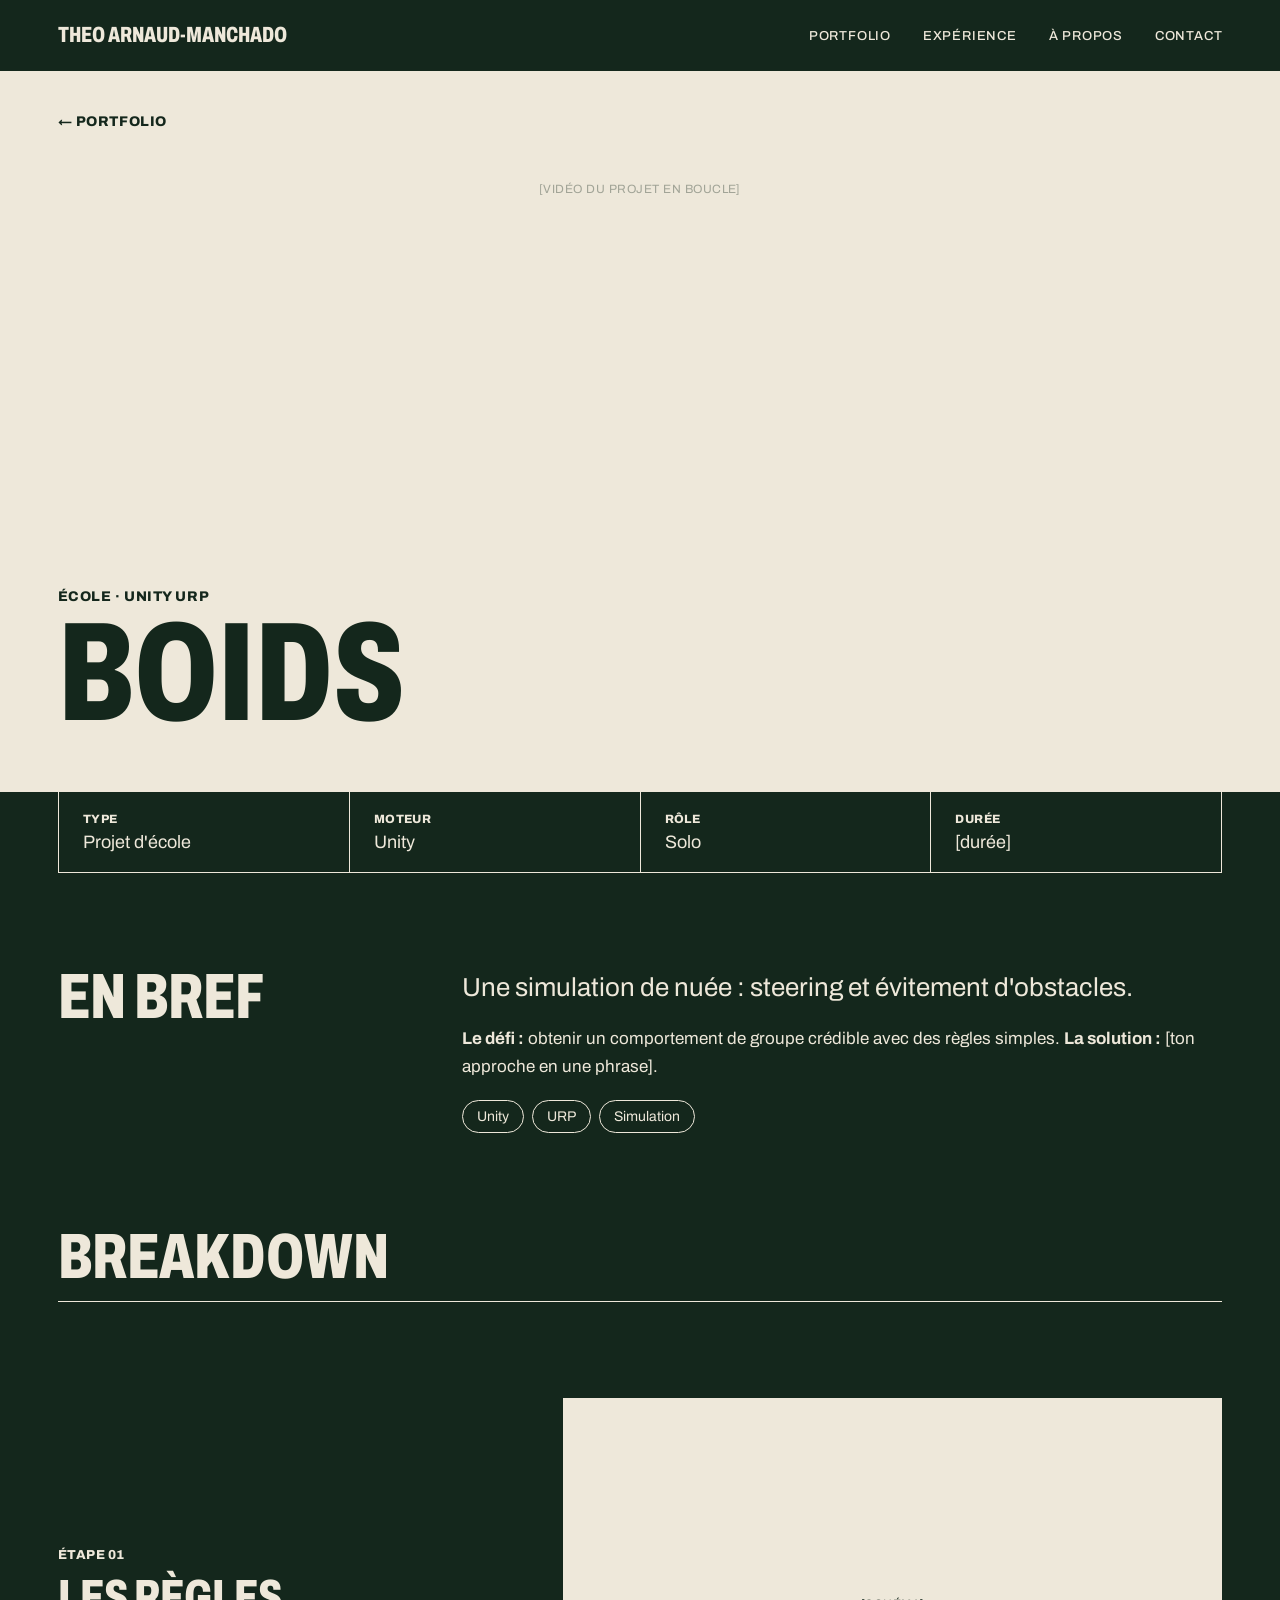
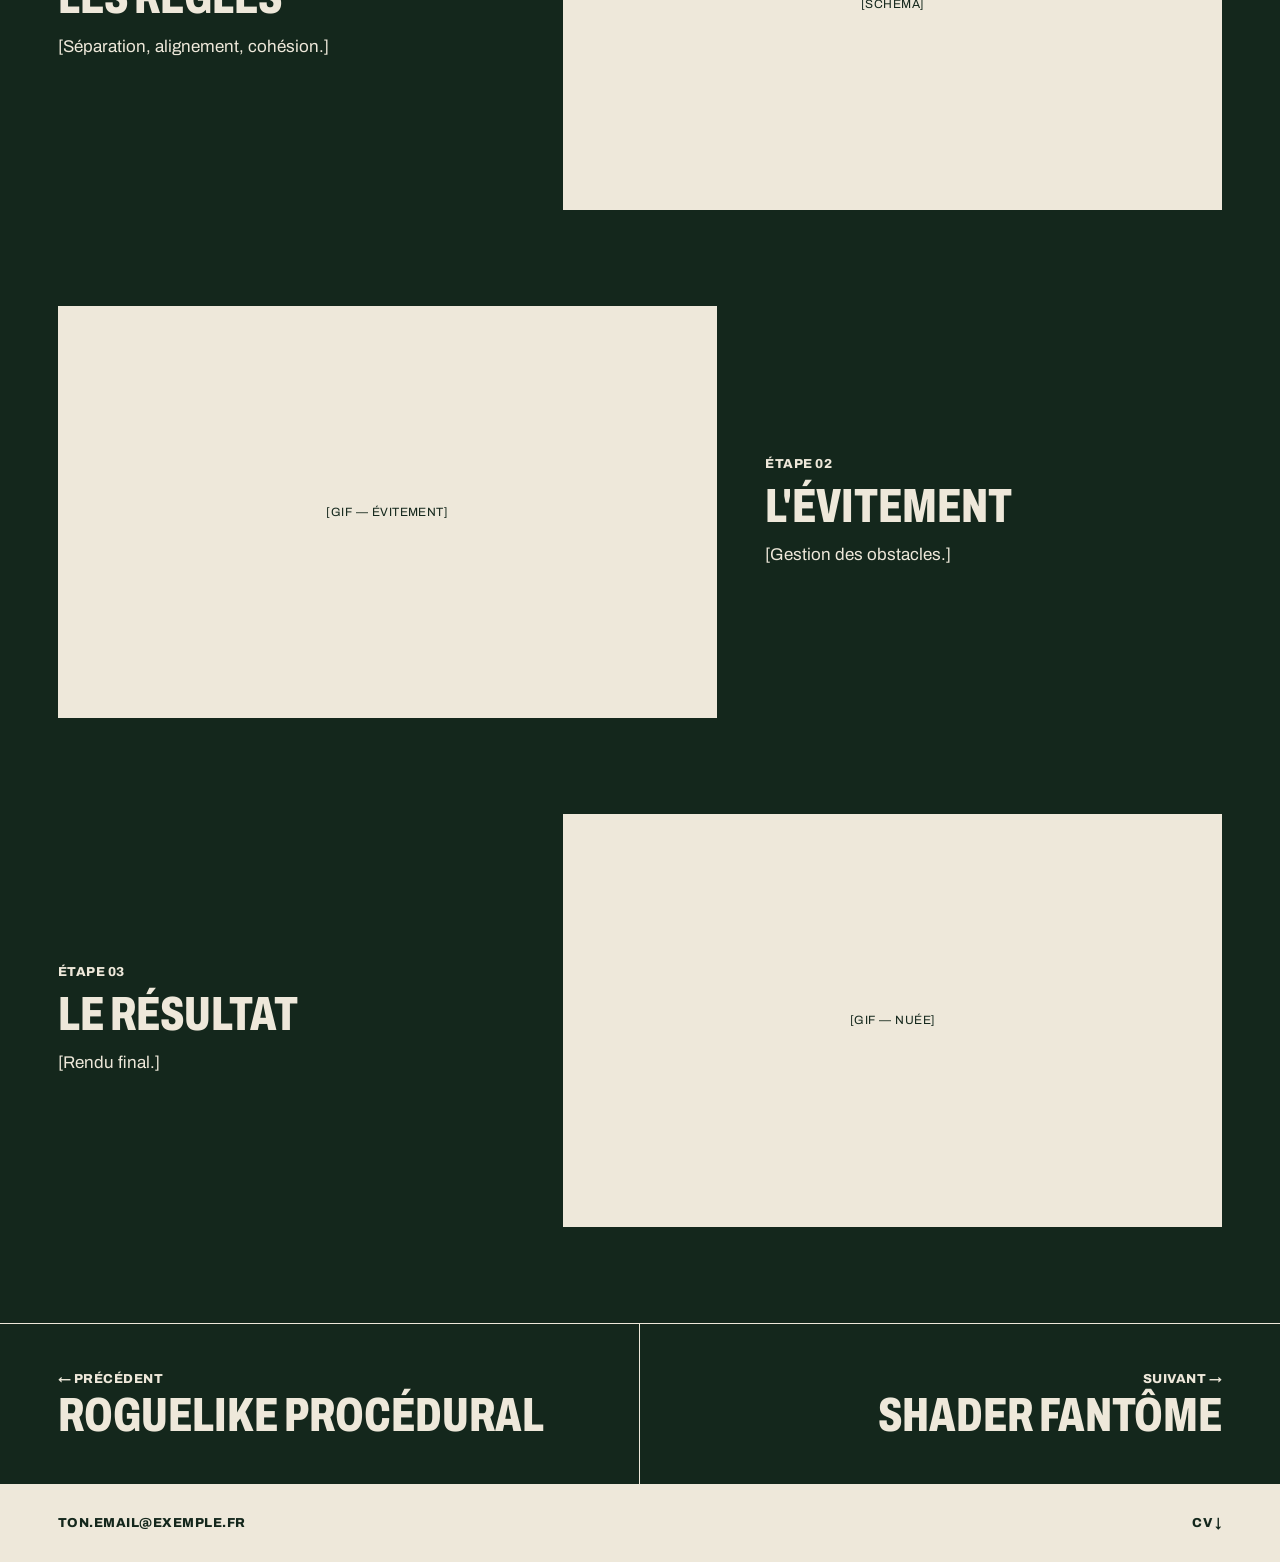
<file: projets/boids.html>
<!doctype html>
<html lang="fr">
<head>
<meta charset="utf-8">
<meta name="viewport" content="width=device-width, initial-scale=1">
<title>Boids — Theo Arnaud-Manchado</title>
<meta name="description" content="Une simulation de nuée : steering et évitement d&#x27;obstacles.">
<meta property="og:title" content="Boids — Theo Arnaud-Manchado">
<meta property="og:description" content="Une simulation de nuée : steering et évitement d&#x27;obstacles.">
<meta name="theme-color" content="#14271C">
<link rel="preconnect" href="https://fonts.googleapis.com">
<link rel="preconnect" href="https://fonts.gstatic.com" crossorigin>
<link href="https://fonts.googleapis.com/css2?family=Archivo:wdth,wght@62..125,400;62..125,500;62..125,800&display=swap" rel="stylesheet">
<link rel="stylesheet" href="../style.css">
</head>
<body>
<header class="site-header">
<a href="../index.html#intro" class="logo cond">Theo Arnaud-Manchado</a>
<nav aria-label="Navigation principale">
<a href="../index.html#portfolio">Portfolio</a>
<a href="../index.html#experience">Expérience</a>
<a href="../index.html#about">À propos</a>
<a href="../index.html#contact">Contact</a>
</nav>
</header>
<main>
<section class="p-hero on-ink">
<!-- Vidéo du projet : <video class="hero-bg" src="../videos/boids.mp4" autoplay muted loop playsinline></video> -->
<div class="hero-bg ph" style="opacity:.35">[Vidéo du projet en boucle]</div>
<a class="back" href="../index.html#portfolio">← Portfolio</a>
<span class="p-cat">École · Unity URP</span>
<h1 class="cond">Boids</h1>
</section>
<div class="meta">
<div><span>Type</span><span>Projet d&#x27;école</span></div>
<div><span>Moteur</span><span>Unity</span></div>
<div><span>Rôle</span><span>Solo</span></div>
<div><span>Durée</span><span>[durée]</span></div>
</div>
<section class="brief">
<h2 class="h2 cond">En bref</h2>
<div class="body">
<p class="big">Une simulation de nuée : steering et évitement d&#x27;obstacles.</p>
<p><strong>Le défi :</strong> obtenir un comportement de groupe crédible avec des règles simples. <strong>La solution :</strong> [ton approche en une phrase].</p>
<div class="chips"><span class="chip">Unity</span><span class="chip">URP</span><span class="chip">Simulation</span></div>
</div>
</section>
<section class="part">
<h2 class="h2 cond">Breakdown</h2>
<div class="step">
<div class="txt"><span class="n">Étape 01</span><h3 class="cond">Les règles</h3><p>[Séparation, alignement, cohésion.]</p></div>
<!-- Remplace par une image ou un GIF : <img class="img media" src="../img/boids-1.jpg" alt="Les règles" loading="lazy"> -->
<div class="img ph">[Schéma]</div>
</div>
<div class="step alt">
<div class="txt"><span class="n">Étape 02</span><h3 class="cond">L&#x27;évitement</h3><p>[Gestion des obstacles.]</p></div>
<!-- Remplace par une image ou un GIF : <img class="img media" src="../img/boids-2.jpg" alt="L&#x27;évitement" loading="lazy"> -->
<div class="img ph">[GIF — évitement]</div>
</div>
<div class="step">
<div class="txt"><span class="n">Étape 03</span><h3 class="cond">Le résultat</h3><p>[Rendu final.]</p></div>
<!-- Remplace par une image ou un GIF : <img class="img media" src="../img/boids-3.jpg" alt="Le résultat" loading="lazy"> -->
<div class="img ph">[GIF — nuée]</div>
</div>
</section>

<nav class="pager" aria-label="Autres projets">
<a href="roguelike-procedural.html"><small>← Précédent</small><strong class="cond">Roguelike procédural</strong></a>
<a href="shader-fantome.html"><small>Suivant →</small><strong class="cond">Shader fantôme</strong></a>
</nav>
</main>
<footer class="p-foot on-ink">
<a href="mailto:ton.email@exemple.fr">ton.email@exemple.fr</a>
<a href="../assets/CV-Theo-Arnaud-Manchado.pdf" download>CV ↓</a>
</footer>
</body>
</html>
</file>
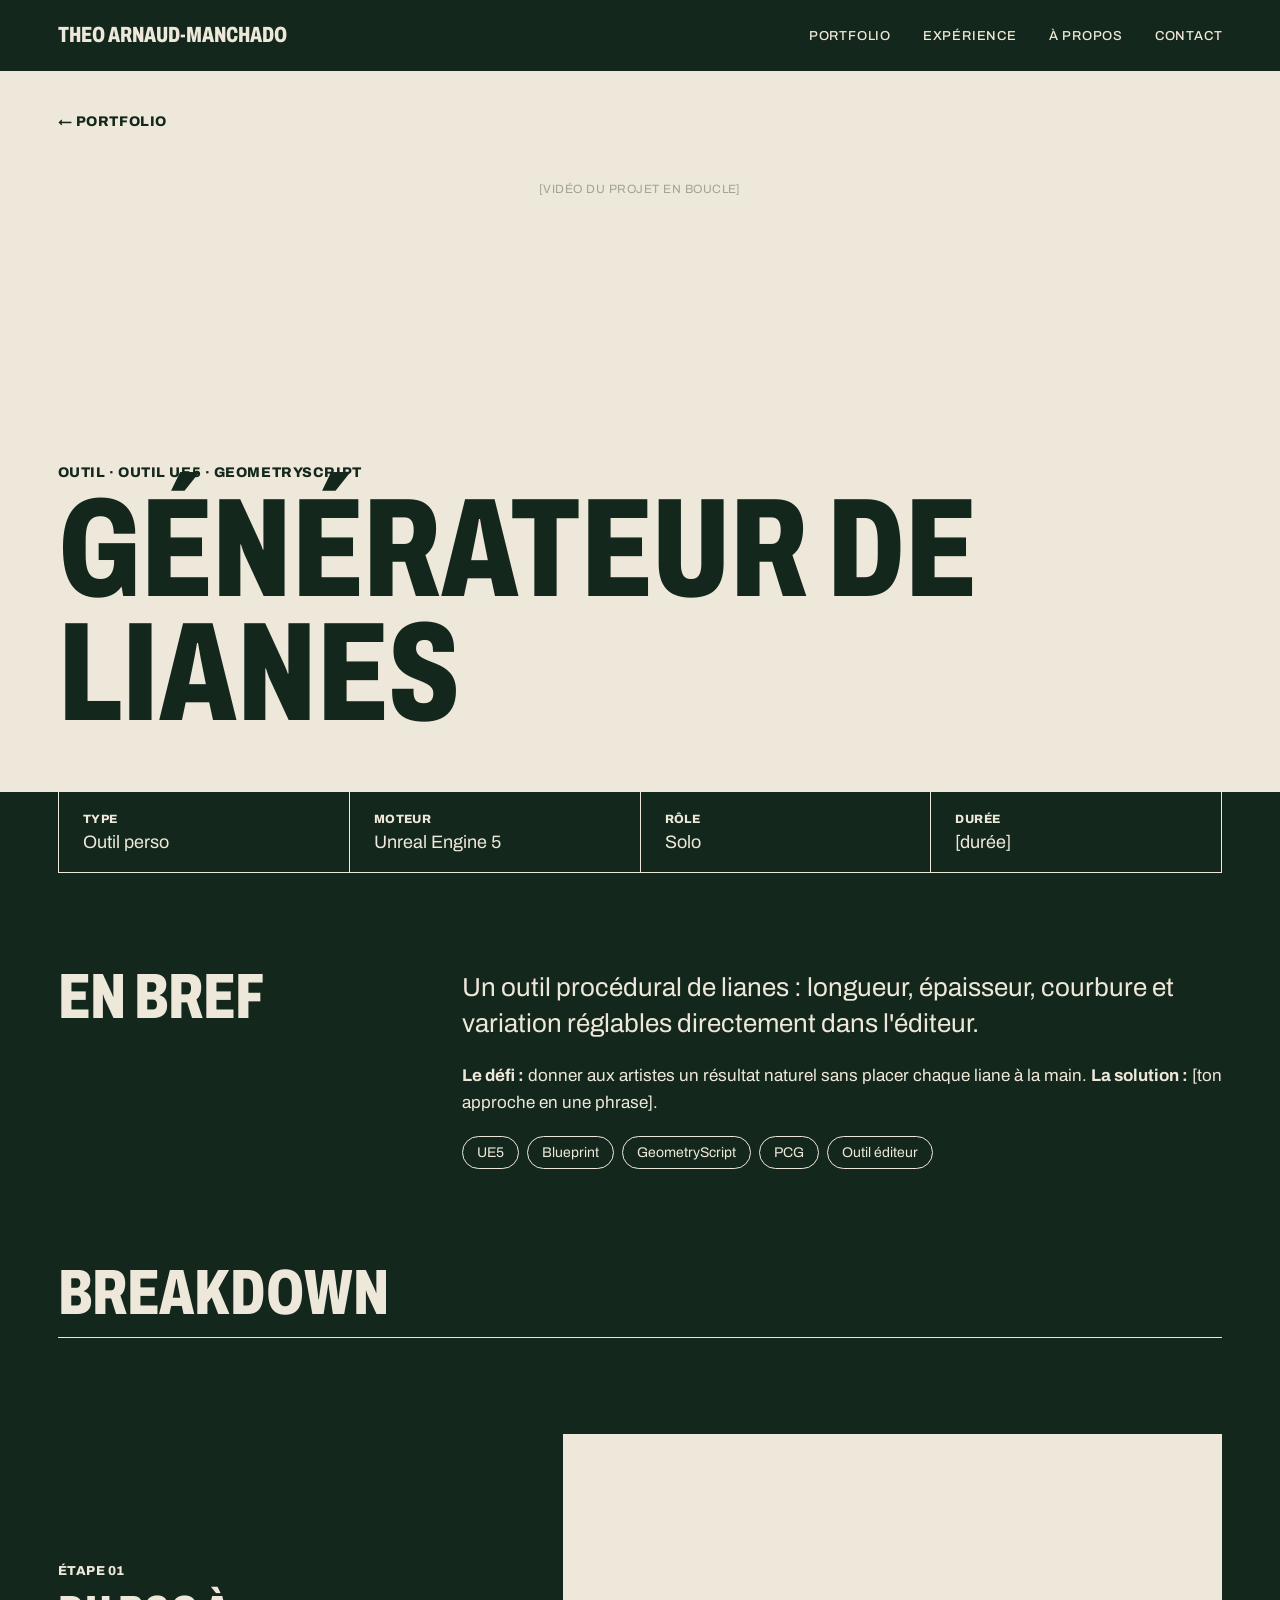
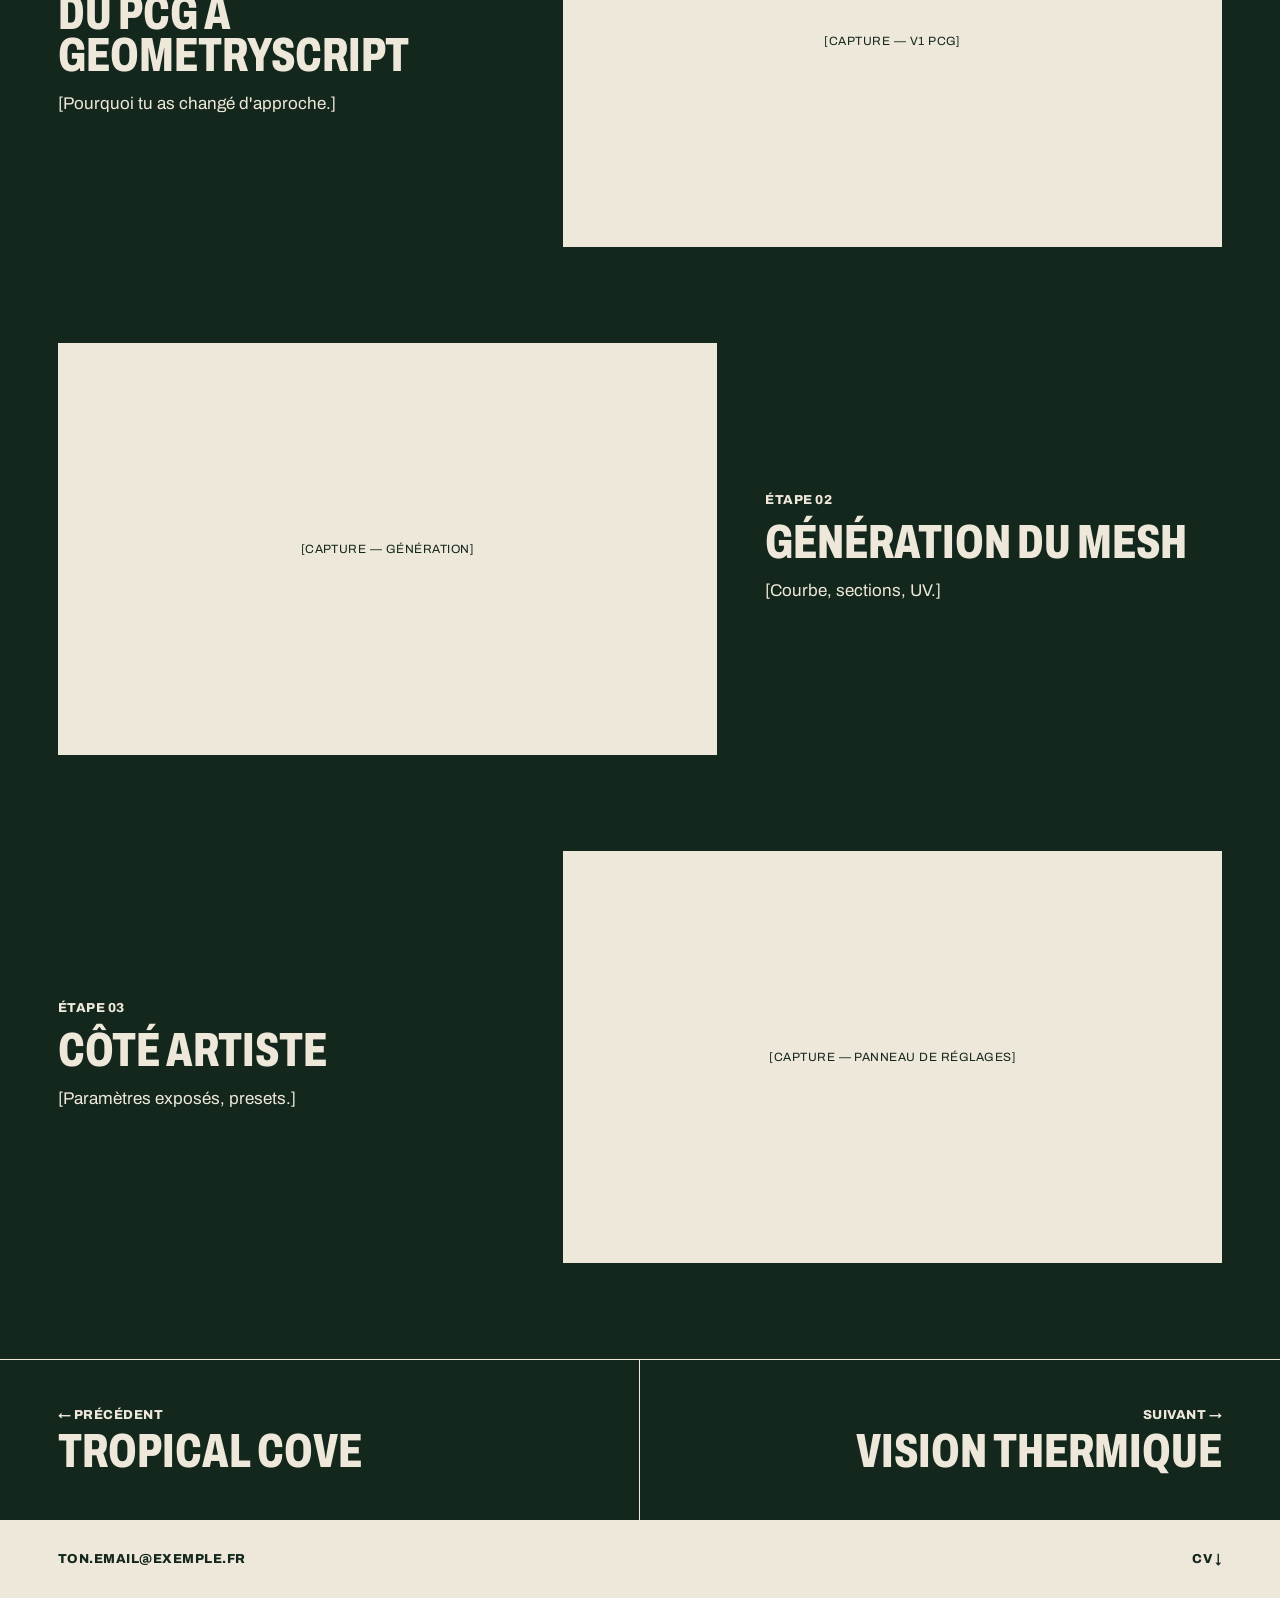
<file: projets/generateur-lianes.html>
<!doctype html>
<html lang="fr">
<head>
<meta charset="utf-8">
<meta name="viewport" content="width=device-width, initial-scale=1">
<title>Générateur de lianes — Theo Arnaud-Manchado</title>
<meta name="description" content="Un outil procédural de lianes : longueur, épaisseur, courbure et variation réglables directement dans l&#x27;éditeur.">
<meta property="og:title" content="Générateur de lianes — Theo Arnaud-Manchado">
<meta property="og:description" content="Un outil procédural de lianes : longueur, épaisseur, courbure et variation réglables directement dans l&#x27;éditeur.">
<meta name="theme-color" content="#14271C">
<link rel="preconnect" href="https://fonts.googleapis.com">
<link rel="preconnect" href="https://fonts.gstatic.com" crossorigin>
<link href="https://fonts.googleapis.com/css2?family=Archivo:wdth,wght@62..125,400;62..125,500;62..125,800&display=swap" rel="stylesheet">
<link rel="stylesheet" href="../style.css">
</head>
<body>
<header class="site-header">
<a href="../index.html#intro" class="logo cond">Theo Arnaud-Manchado</a>
<nav aria-label="Navigation principale">
<a href="../index.html#portfolio">Portfolio</a>
<a href="../index.html#experience">Expérience</a>
<a href="../index.html#about">À propos</a>
<a href="../index.html#contact">Contact</a>
</nav>
</header>
<main>
<section class="p-hero on-ink">
<!-- Vidéo du projet : <video class="hero-bg" src="../videos/generateur-lianes.mp4" autoplay muted loop playsinline></video> -->
<div class="hero-bg ph" style="opacity:.35">[Vidéo du projet en boucle]</div>
<a class="back" href="../index.html#portfolio">← Portfolio</a>
<span class="p-cat">Outil · Outil UE5 · GeometryScript</span>
<h1 class="cond">Générateur de lianes</h1>
</section>
<div class="meta">
<div><span>Type</span><span>Outil perso</span></div>
<div><span>Moteur</span><span>Unreal Engine 5</span></div>
<div><span>Rôle</span><span>Solo</span></div>
<div><span>Durée</span><span>[durée]</span></div>
</div>
<section class="brief">
<h2 class="h2 cond">En bref</h2>
<div class="body">
<p class="big">Un outil procédural de lianes : longueur, épaisseur, courbure et variation réglables directement dans l&#x27;éditeur.</p>
<p><strong>Le défi :</strong> donner aux artistes un résultat naturel sans placer chaque liane à la main. <strong>La solution :</strong> [ton approche en une phrase].</p>
<div class="chips"><span class="chip">UE5</span><span class="chip">Blueprint</span><span class="chip">GeometryScript</span><span class="chip">PCG</span><span class="chip">Outil éditeur</span></div>
</div>
</section>
<section class="part">
<h2 class="h2 cond">Breakdown</h2>
<div class="step">
<div class="txt"><span class="n">Étape 01</span><h3 class="cond">Du PCG à GeometryScript</h3><p>[Pourquoi tu as changé d&#x27;approche.]</p></div>
<!-- Remplace par une image ou un GIF : <img class="img media" src="../img/generateur-lianes-1.jpg" alt="Du PCG à GeometryScript" loading="lazy"> -->
<div class="img ph">[Capture — v1 PCG]</div>
</div>
<div class="step alt">
<div class="txt"><span class="n">Étape 02</span><h3 class="cond">Génération du mesh</h3><p>[Courbe, sections, UV.]</p></div>
<!-- Remplace par une image ou un GIF : <img class="img media" src="../img/generateur-lianes-2.jpg" alt="Génération du mesh" loading="lazy"> -->
<div class="img ph">[Capture — génération]</div>
</div>
<div class="step">
<div class="txt"><span class="n">Étape 03</span><h3 class="cond">Côté artiste</h3><p>[Paramètres exposés, presets.]</p></div>
<!-- Remplace par une image ou un GIF : <img class="img media" src="../img/generateur-lianes-3.jpg" alt="Côté artiste" loading="lazy"> -->
<div class="img ph">[Capture — panneau de réglages]</div>
</div>
</section>

<nav class="pager" aria-label="Autres projets">
<a href="tropical-cove.html"><small>← Précédent</small><strong class="cond">Tropical Cove</strong></a>
<a href="vision-thermique.html"><small>Suivant →</small><strong class="cond">Vision thermique</strong></a>
</nav>
</main>
<footer class="p-foot on-ink">
<a href="mailto:ton.email@exemple.fr">ton.email@exemple.fr</a>
<a href="../assets/CV-Theo-Arnaud-Manchado.pdf" download>CV ↓</a>
</footer>
</body>
</html>
</file>
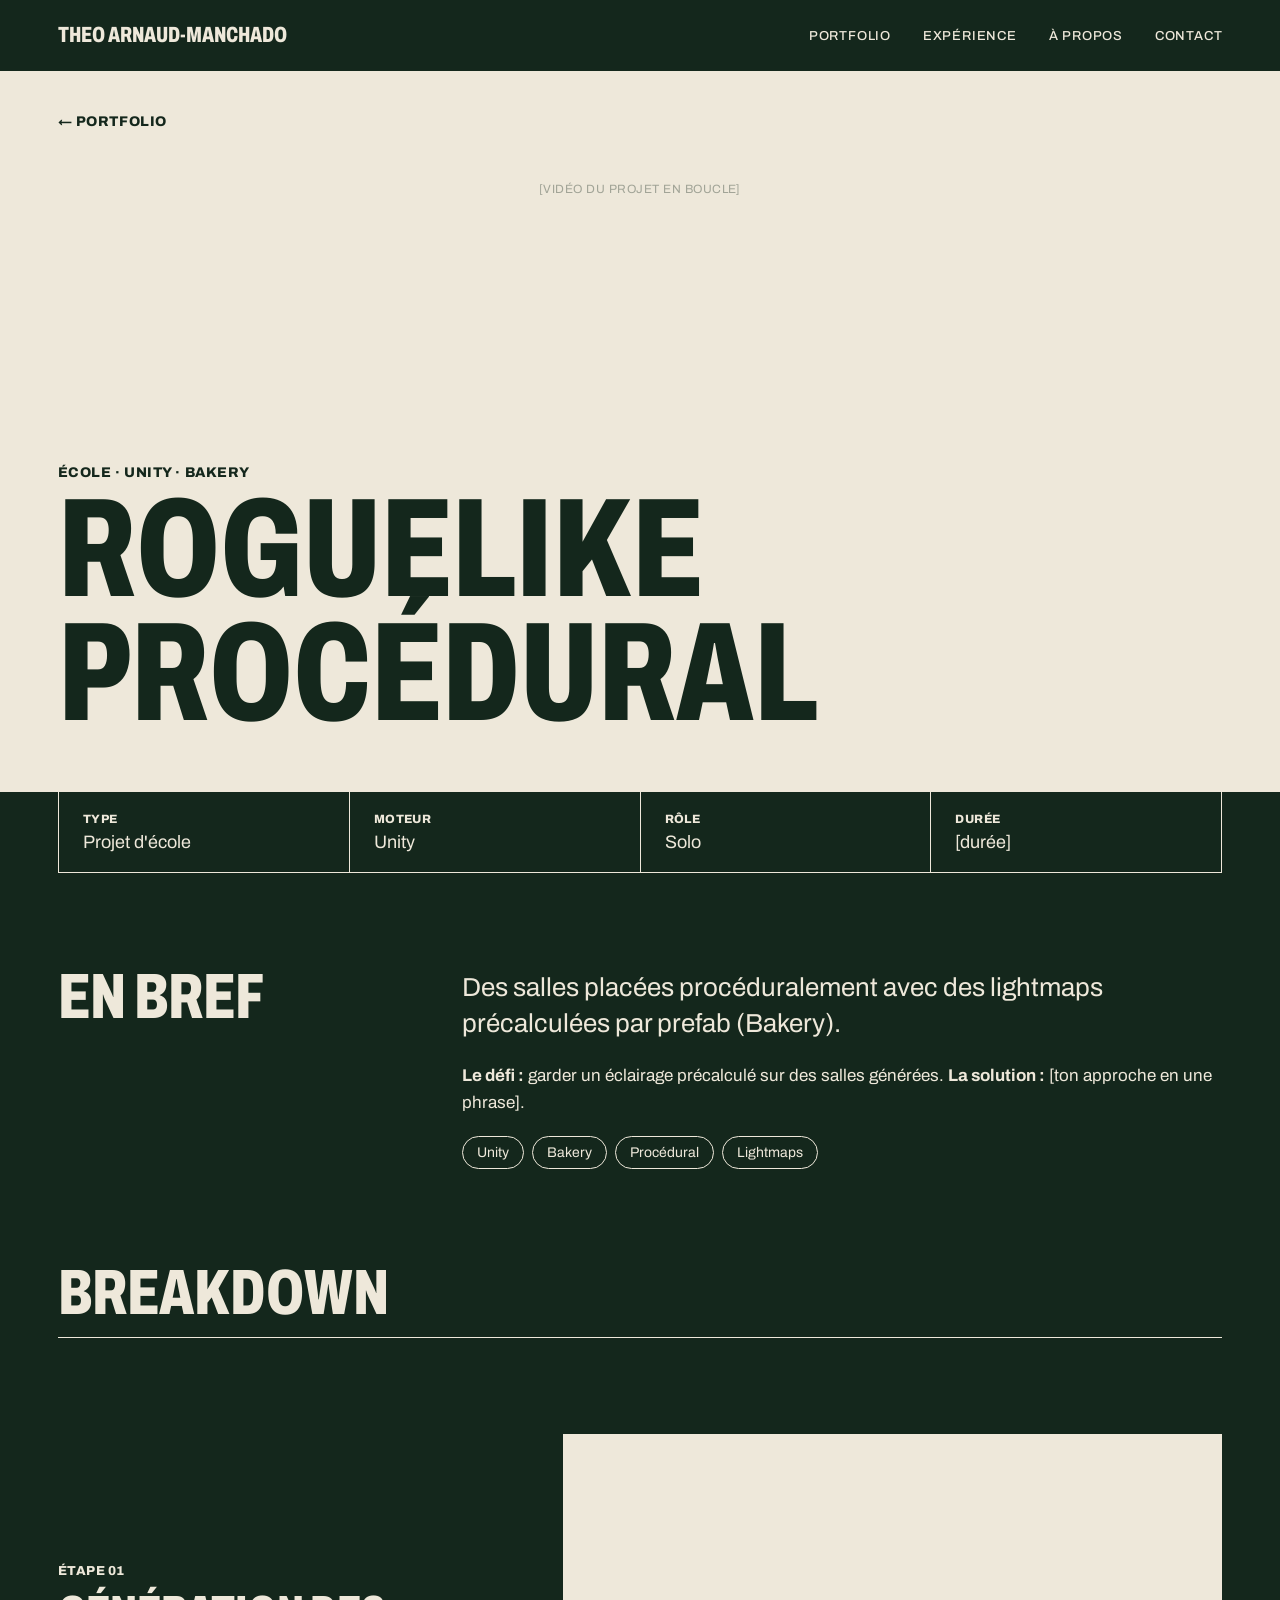
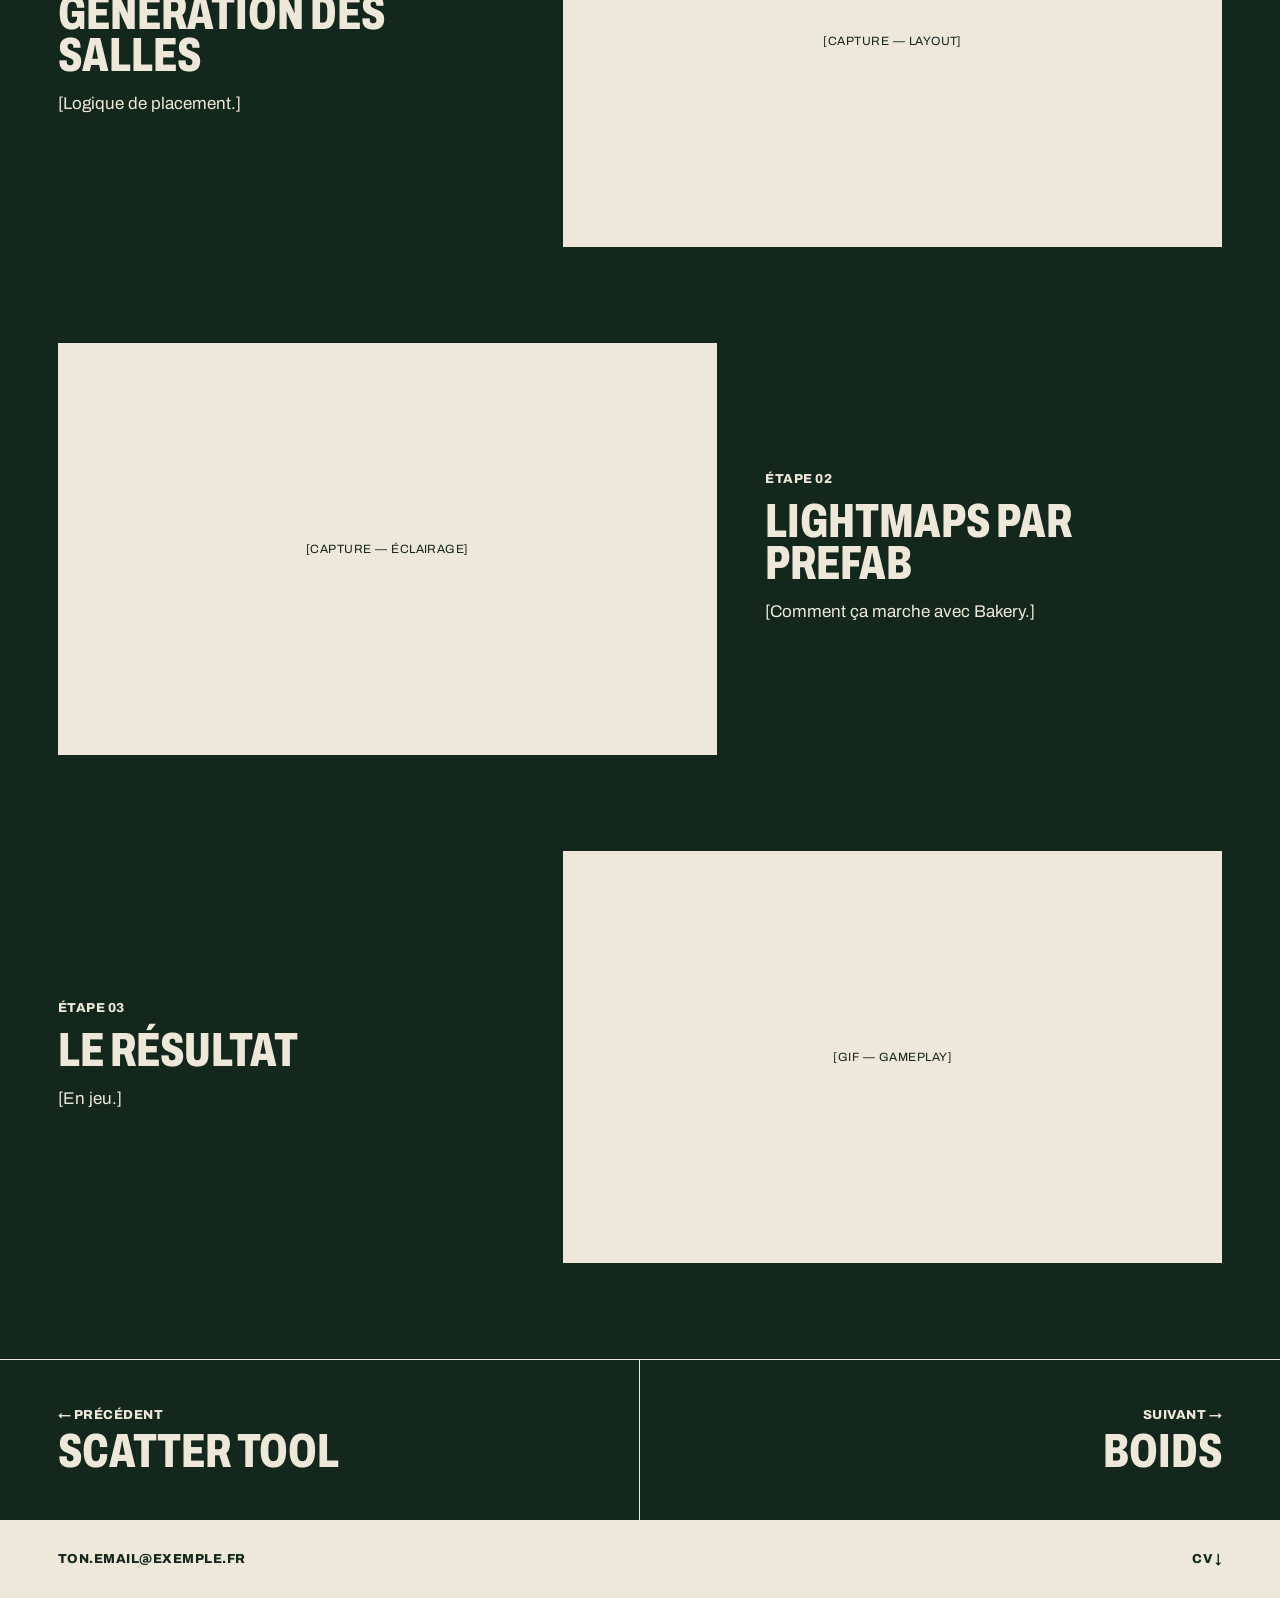
<file: projets/roguelike-procedural.html>
<!doctype html>
<html lang="fr">
<head>
<meta charset="utf-8">
<meta name="viewport" content="width=device-width, initial-scale=1">
<title>Roguelike procédural — Theo Arnaud-Manchado</title>
<meta name="description" content="Des salles placées procéduralement avec des lightmaps précalculées par prefab (Bakery).">
<meta property="og:title" content="Roguelike procédural — Theo Arnaud-Manchado">
<meta property="og:description" content="Des salles placées procéduralement avec des lightmaps précalculées par prefab (Bakery).">
<meta name="theme-color" content="#14271C">
<link rel="preconnect" href="https://fonts.googleapis.com">
<link rel="preconnect" href="https://fonts.gstatic.com" crossorigin>
<link href="https://fonts.googleapis.com/css2?family=Archivo:wdth,wght@62..125,400;62..125,500;62..125,800&display=swap" rel="stylesheet">
<link rel="stylesheet" href="../style.css">
</head>
<body>
<header class="site-header">
<a href="../index.html#intro" class="logo cond">Theo Arnaud-Manchado</a>
<nav aria-label="Navigation principale">
<a href="../index.html#portfolio">Portfolio</a>
<a href="../index.html#experience">Expérience</a>
<a href="../index.html#about">À propos</a>
<a href="../index.html#contact">Contact</a>
</nav>
</header>
<main>
<section class="p-hero on-ink">
<!-- Vidéo du projet : <video class="hero-bg" src="../videos/roguelike-procedural.mp4" autoplay muted loop playsinline></video> -->
<div class="hero-bg ph" style="opacity:.35">[Vidéo du projet en boucle]</div>
<a class="back" href="../index.html#portfolio">← Portfolio</a>
<span class="p-cat">École · Unity · Bakery</span>
<h1 class="cond">Roguelike procédural</h1>
</section>
<div class="meta">
<div><span>Type</span><span>Projet d&#x27;école</span></div>
<div><span>Moteur</span><span>Unity</span></div>
<div><span>Rôle</span><span>Solo</span></div>
<div><span>Durée</span><span>[durée]</span></div>
</div>
<section class="brief">
<h2 class="h2 cond">En bref</h2>
<div class="body">
<p class="big">Des salles placées procéduralement avec des lightmaps précalculées par prefab (Bakery).</p>
<p><strong>Le défi :</strong> garder un éclairage précalculé sur des salles générées. <strong>La solution :</strong> [ton approche en une phrase].</p>
<div class="chips"><span class="chip">Unity</span><span class="chip">Bakery</span><span class="chip">Procédural</span><span class="chip">Lightmaps</span></div>
</div>
</section>
<section class="part">
<h2 class="h2 cond">Breakdown</h2>
<div class="step">
<div class="txt"><span class="n">Étape 01</span><h3 class="cond">Génération des salles</h3><p>[Logique de placement.]</p></div>
<!-- Remplace par une image ou un GIF : <img class="img media" src="../img/roguelike-procedural-1.jpg" alt="Génération des salles" loading="lazy"> -->
<div class="img ph">[Capture — layout]</div>
</div>
<div class="step alt">
<div class="txt"><span class="n">Étape 02</span><h3 class="cond">Lightmaps par prefab</h3><p>[Comment ça marche avec Bakery.]</p></div>
<!-- Remplace par une image ou un GIF : <img class="img media" src="../img/roguelike-procedural-2.jpg" alt="Lightmaps par prefab" loading="lazy"> -->
<div class="img ph">[Capture — éclairage]</div>
</div>
<div class="step">
<div class="txt"><span class="n">Étape 03</span><h3 class="cond">Le résultat</h3><p>[En jeu.]</p></div>
<!-- Remplace par une image ou un GIF : <img class="img media" src="../img/roguelike-procedural-3.jpg" alt="Le résultat" loading="lazy"> -->
<div class="img ph">[GIF — gameplay]</div>
</div>
</section>

<nav class="pager" aria-label="Autres projets">
<a href="scatter-tool.html"><small>← Précédent</small><strong class="cond">Scatter Tool</strong></a>
<a href="boids.html"><small>Suivant →</small><strong class="cond">Boids</strong></a>
</nav>
</main>
<footer class="p-foot on-ink">
<a href="mailto:ton.email@exemple.fr">ton.email@exemple.fr</a>
<a href="../assets/CV-Theo-Arnaud-Manchado.pdf" download>CV ↓</a>
</footer>
</body>
</html>
</file>
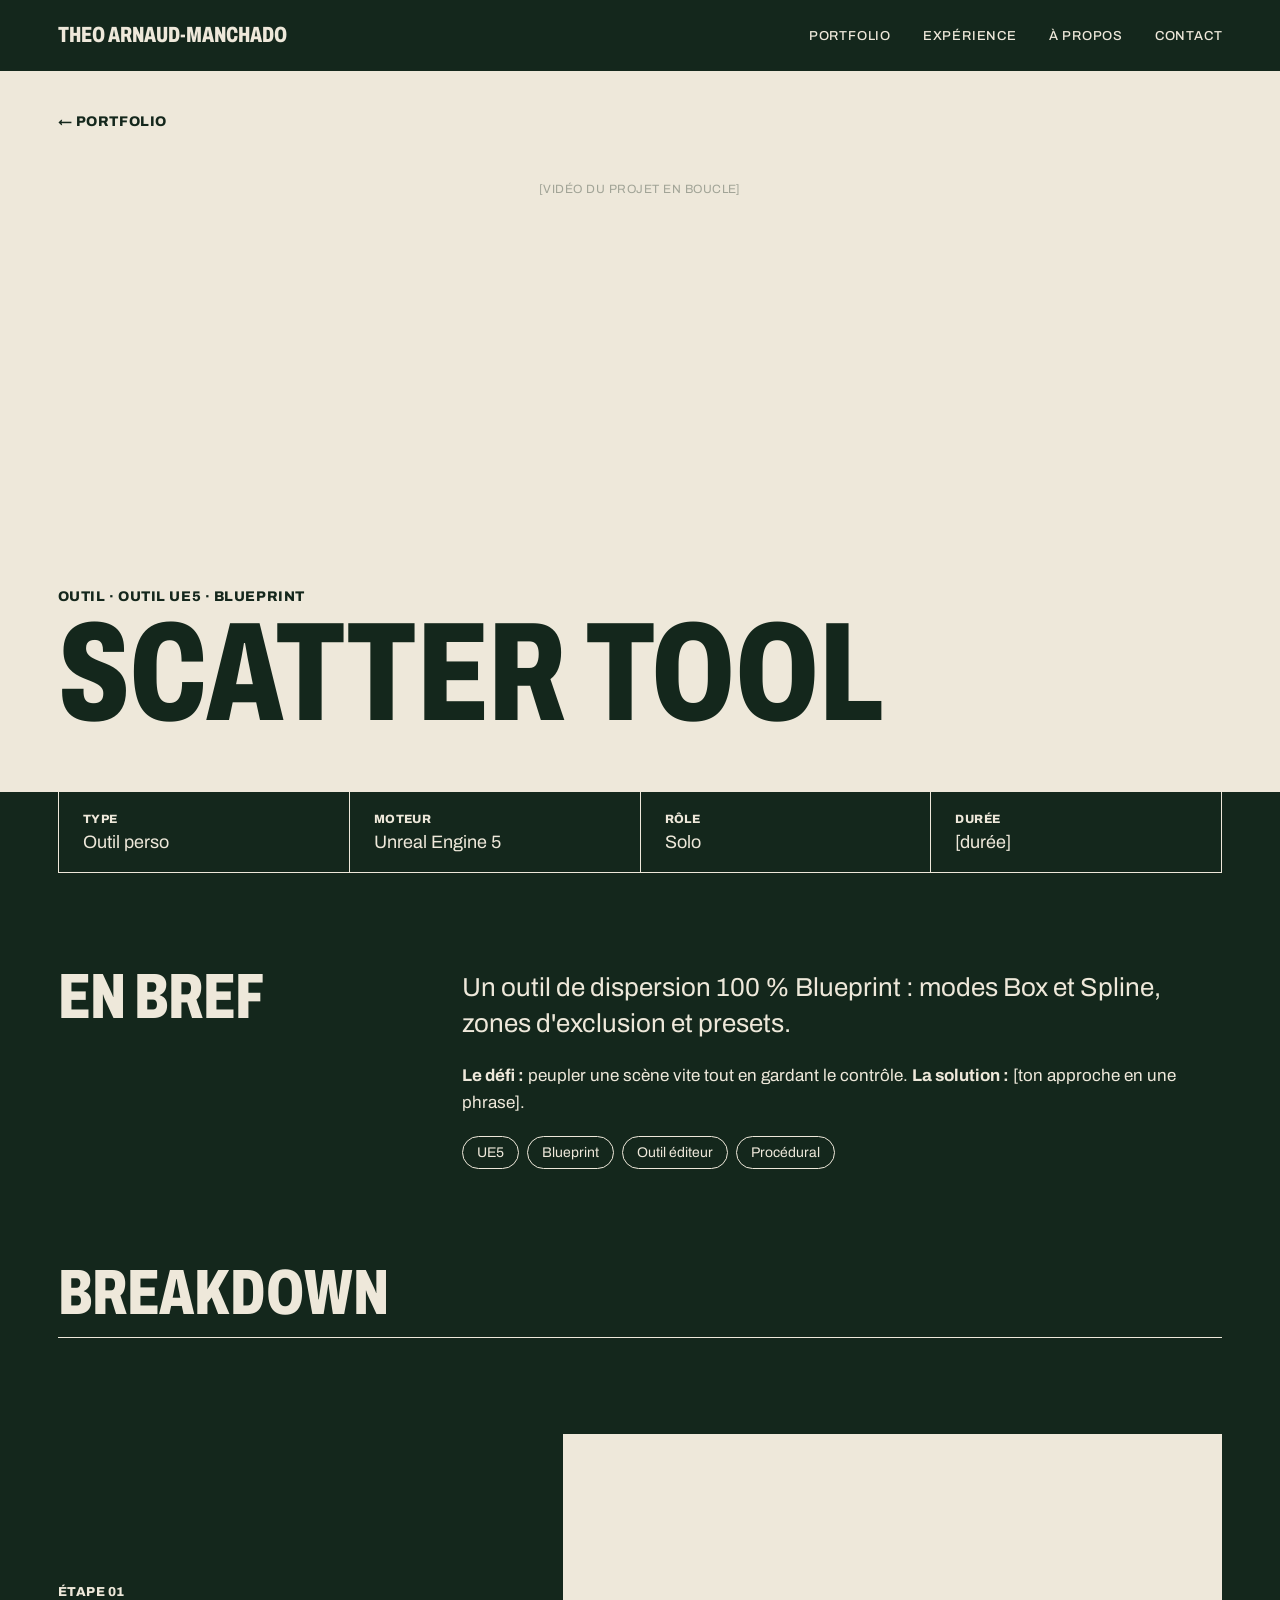
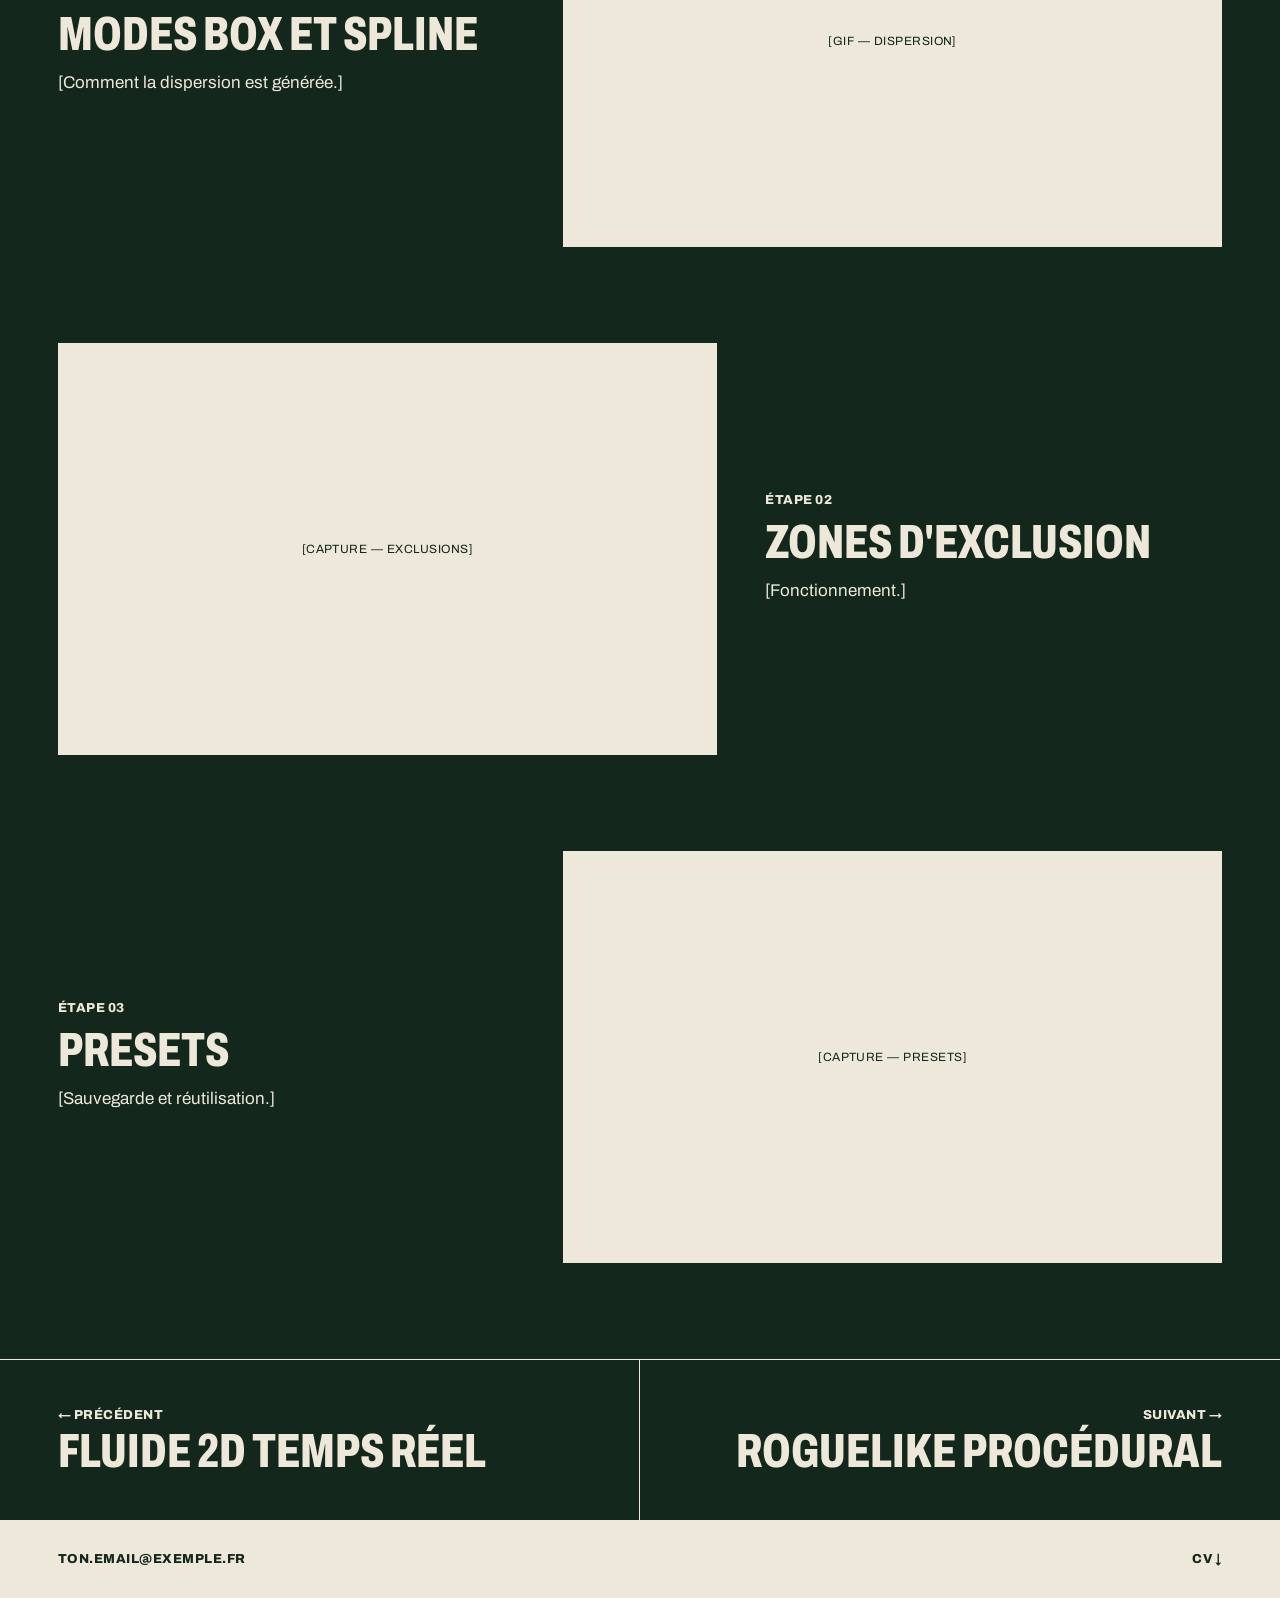
<file: projets/scatter-tool.html>
<!doctype html>
<html lang="fr">
<head>
<meta charset="utf-8">
<meta name="viewport" content="width=device-width, initial-scale=1">
<title>Scatter Tool — Theo Arnaud-Manchado</title>
<meta name="description" content="Un outil de dispersion 100 % Blueprint : modes Box et Spline, zones d&#x27;exclusion et presets.">
<meta property="og:title" content="Scatter Tool — Theo Arnaud-Manchado">
<meta property="og:description" content="Un outil de dispersion 100 % Blueprint : modes Box et Spline, zones d&#x27;exclusion et presets.">
<meta name="theme-color" content="#14271C">
<link rel="preconnect" href="https://fonts.googleapis.com">
<link rel="preconnect" href="https://fonts.gstatic.com" crossorigin>
<link href="https://fonts.googleapis.com/css2?family=Archivo:wdth,wght@62..125,400;62..125,500;62..125,800&display=swap" rel="stylesheet">
<link rel="stylesheet" href="../style.css">
</head>
<body>
<header class="site-header">
<a href="../index.html#intro" class="logo cond">Theo Arnaud-Manchado</a>
<nav aria-label="Navigation principale">
<a href="../index.html#portfolio">Portfolio</a>
<a href="../index.html#experience">Expérience</a>
<a href="../index.html#about">À propos</a>
<a href="../index.html#contact">Contact</a>
</nav>
</header>
<main>
<section class="p-hero on-ink">
<!-- Vidéo du projet : <video class="hero-bg" src="../videos/scatter-tool.mp4" autoplay muted loop playsinline></video> -->
<div class="hero-bg ph" style="opacity:.35">[Vidéo du projet en boucle]</div>
<a class="back" href="../index.html#portfolio">← Portfolio</a>
<span class="p-cat">Outil · Outil UE5 · Blueprint</span>
<h1 class="cond">Scatter Tool</h1>
</section>
<div class="meta">
<div><span>Type</span><span>Outil perso</span></div>
<div><span>Moteur</span><span>Unreal Engine 5</span></div>
<div><span>Rôle</span><span>Solo</span></div>
<div><span>Durée</span><span>[durée]</span></div>
</div>
<section class="brief">
<h2 class="h2 cond">En bref</h2>
<div class="body">
<p class="big">Un outil de dispersion 100 % Blueprint : modes Box et Spline, zones d&#x27;exclusion et presets.</p>
<p><strong>Le défi :</strong> peupler une scène vite tout en gardant le contrôle. <strong>La solution :</strong> [ton approche en une phrase].</p>
<div class="chips"><span class="chip">UE5</span><span class="chip">Blueprint</span><span class="chip">Outil éditeur</span><span class="chip">Procédural</span></div>
</div>
</section>
<section class="part">
<h2 class="h2 cond">Breakdown</h2>
<div class="step">
<div class="txt"><span class="n">Étape 01</span><h3 class="cond">Modes Box et Spline</h3><p>[Comment la dispersion est générée.]</p></div>
<!-- Remplace par une image ou un GIF : <img class="img media" src="../img/scatter-tool-1.jpg" alt="Modes Box et Spline" loading="lazy"> -->
<div class="img ph">[GIF — dispersion]</div>
</div>
<div class="step alt">
<div class="txt"><span class="n">Étape 02</span><h3 class="cond">Zones d&#x27;exclusion</h3><p>[Fonctionnement.]</p></div>
<!-- Remplace par une image ou un GIF : <img class="img media" src="../img/scatter-tool-2.jpg" alt="Zones d&#x27;exclusion" loading="lazy"> -->
<div class="img ph">[Capture — exclusions]</div>
</div>
<div class="step">
<div class="txt"><span class="n">Étape 03</span><h3 class="cond">Presets</h3><p>[Sauvegarde et réutilisation.]</p></div>
<!-- Remplace par une image ou un GIF : <img class="img media" src="../img/scatter-tool-3.jpg" alt="Presets" loading="lazy"> -->
<div class="img ph">[Capture — presets]</div>
</div>
</section>

<nav class="pager" aria-label="Autres projets">
<a href="fluide-2d.html"><small>← Précédent</small><strong class="cond">Fluide 2D temps réel</strong></a>
<a href="roguelike-procedural.html"><small>Suivant →</small><strong class="cond">Roguelike procédural</strong></a>
</nav>
</main>
<footer class="p-foot on-ink">
<a href="mailto:ton.email@exemple.fr">ton.email@exemple.fr</a>
<a href="../assets/CV-Theo-Arnaud-Manchado.pdf" download>CV ↓</a>
</footer>
</body>
</html>
</file>
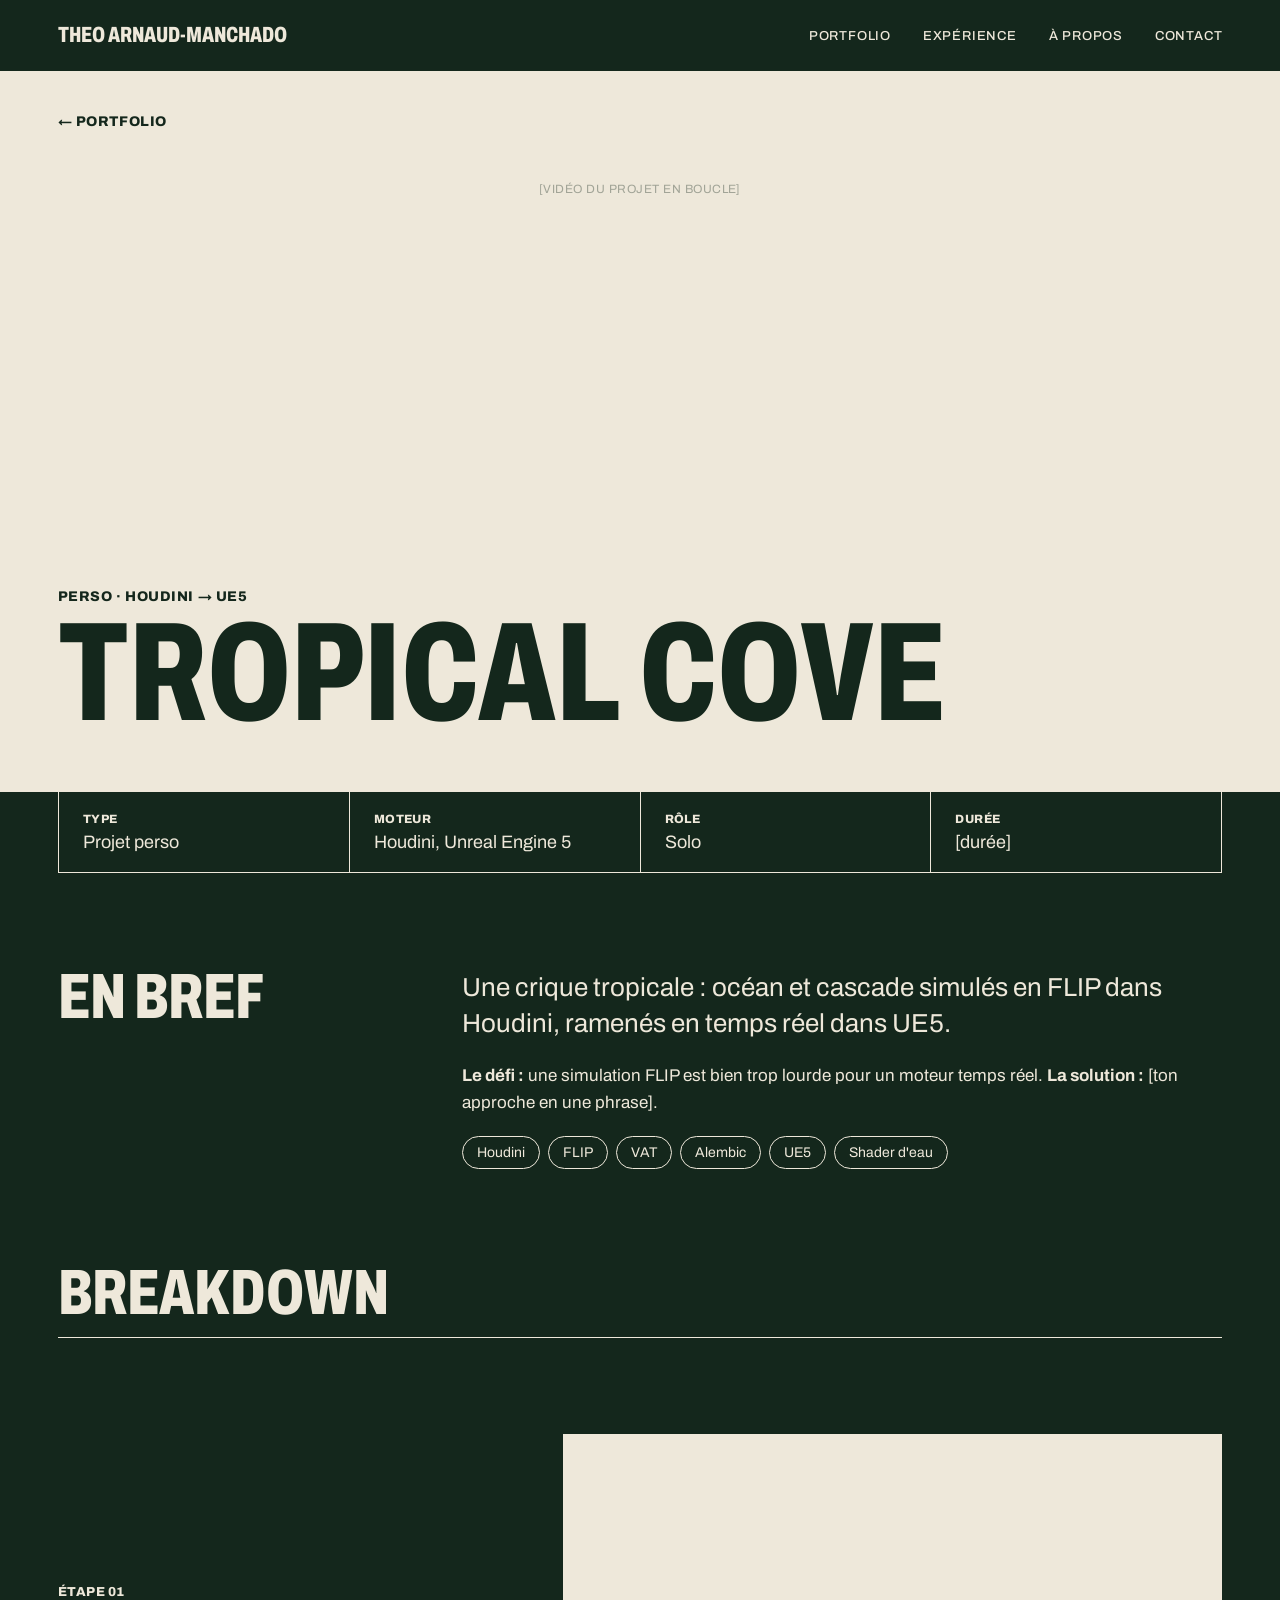
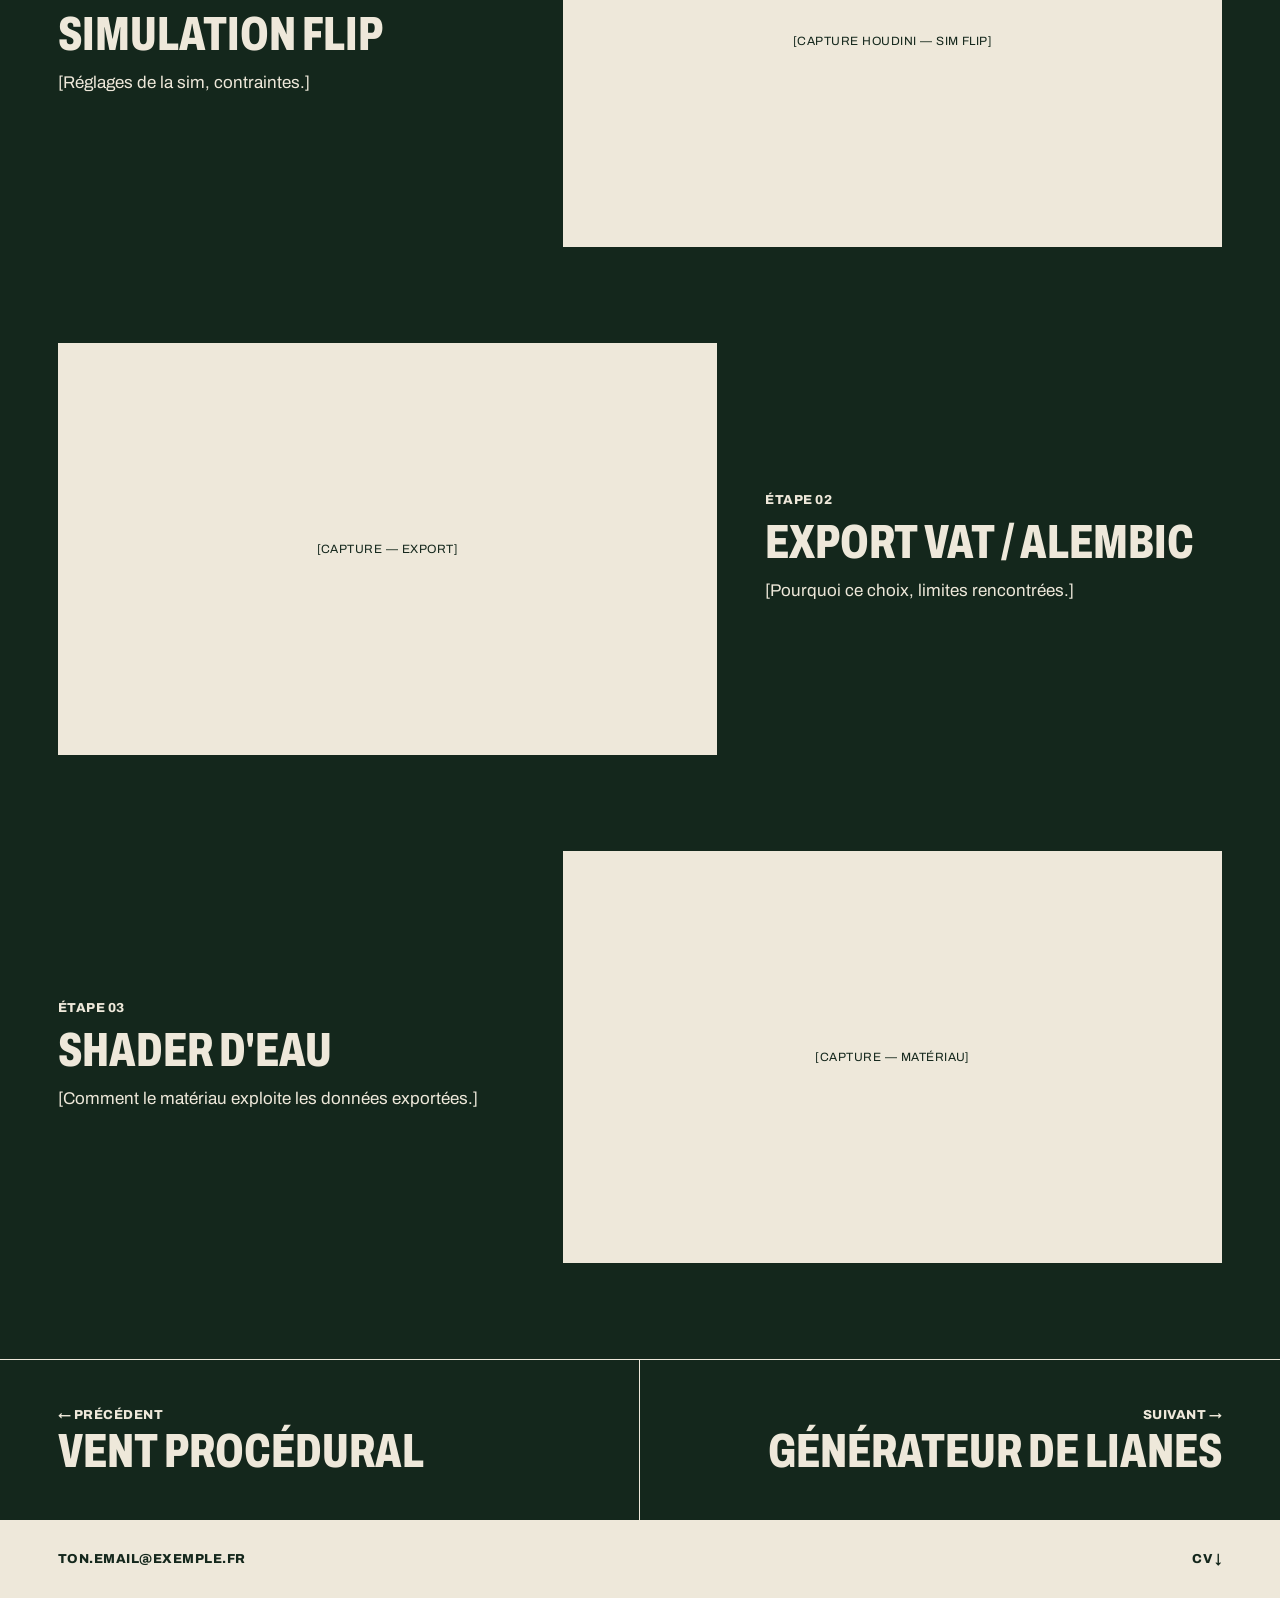
<file: projets/tropical-cove.html>
<!doctype html>
<html lang="fr">
<head>
<meta charset="utf-8">
<meta name="viewport" content="width=device-width, initial-scale=1">
<title>Tropical Cove — Theo Arnaud-Manchado</title>
<meta name="description" content="Une crique tropicale : océan et cascade simulés en FLIP dans Houdini, ramenés en temps réel dans UE5.">
<meta property="og:title" content="Tropical Cove — Theo Arnaud-Manchado">
<meta property="og:description" content="Une crique tropicale : océan et cascade simulés en FLIP dans Houdini, ramenés en temps réel dans UE5.">
<meta name="theme-color" content="#14271C">
<link rel="preconnect" href="https://fonts.googleapis.com">
<link rel="preconnect" href="https://fonts.gstatic.com" crossorigin>
<link href="https://fonts.googleapis.com/css2?family=Archivo:wdth,wght@62..125,400;62..125,500;62..125,800&display=swap" rel="stylesheet">
<link rel="stylesheet" href="../style.css">
</head>
<body>
<header class="site-header">
<a href="../index.html#intro" class="logo cond">Theo Arnaud-Manchado</a>
<nav aria-label="Navigation principale">
<a href="../index.html#portfolio">Portfolio</a>
<a href="../index.html#experience">Expérience</a>
<a href="../index.html#about">À propos</a>
<a href="../index.html#contact">Contact</a>
</nav>
</header>
<main>
<section class="p-hero on-ink">
<!-- Vidéo du projet : <video class="hero-bg" src="../videos/tropical-cove.mp4" autoplay muted loop playsinline></video> -->
<div class="hero-bg ph" style="opacity:.35">[Vidéo du projet en boucle]</div>
<a class="back" href="../index.html#portfolio">← Portfolio</a>
<span class="p-cat">Perso · Houdini → UE5</span>
<h1 class="cond">Tropical Cove</h1>
</section>
<div class="meta">
<div><span>Type</span><span>Projet perso</span></div>
<div><span>Moteur</span><span>Houdini, Unreal Engine 5</span></div>
<div><span>Rôle</span><span>Solo</span></div>
<div><span>Durée</span><span>[durée]</span></div>
</div>
<section class="brief">
<h2 class="h2 cond">En bref</h2>
<div class="body">
<p class="big">Une crique tropicale : océan et cascade simulés en FLIP dans Houdini, ramenés en temps réel dans UE5.</p>
<p><strong>Le défi :</strong> une simulation FLIP est bien trop lourde pour un moteur temps réel. <strong>La solution :</strong> [ton approche en une phrase].</p>
<div class="chips"><span class="chip">Houdini</span><span class="chip">FLIP</span><span class="chip">VAT</span><span class="chip">Alembic</span><span class="chip">UE5</span><span class="chip">Shader d&#x27;eau</span></div>
</div>
</section>
<section class="part">
<h2 class="h2 cond">Breakdown</h2>
<div class="step">
<div class="txt"><span class="n">Étape 01</span><h3 class="cond">Simulation FLIP</h3><p>[Réglages de la sim, contraintes.]</p></div>
<!-- Remplace par une image ou un GIF : <img class="img media" src="../img/tropical-cove-1.jpg" alt="Simulation FLIP" loading="lazy"> -->
<div class="img ph">[Capture Houdini — sim FLIP]</div>
</div>
<div class="step alt">
<div class="txt"><span class="n">Étape 02</span><h3 class="cond">Export VAT / Alembic</h3><p>[Pourquoi ce choix, limites rencontrées.]</p></div>
<!-- Remplace par une image ou un GIF : <img class="img media" src="../img/tropical-cove-2.jpg" alt="Export VAT / Alembic" loading="lazy"> -->
<div class="img ph">[Capture — export]</div>
</div>
<div class="step">
<div class="txt"><span class="n">Étape 03</span><h3 class="cond">Shader d&#x27;eau</h3><p>[Comment le matériau exploite les données exportées.]</p></div>
<!-- Remplace par une image ou un GIF : <img class="img media" src="../img/tropical-cove-3.jpg" alt="Shader d&#x27;eau" loading="lazy"> -->
<div class="img ph">[Capture — matériau]</div>
</div>
</section>

<nav class="pager" aria-label="Autres projets">
<a href="vent-procedural.html"><small>← Précédent</small><strong class="cond">Vent procédural</strong></a>
<a href="generateur-lianes.html"><small>Suivant →</small><strong class="cond">Générateur de lianes</strong></a>
</nav>
</main>
<footer class="p-foot on-ink">
<a href="mailto:ton.email@exemple.fr">ton.email@exemple.fr</a>
<a href="../assets/CV-Theo-Arnaud-Manchado.pdf" download>CV ↓</a>
</footer>
</body>
</html>
</file>
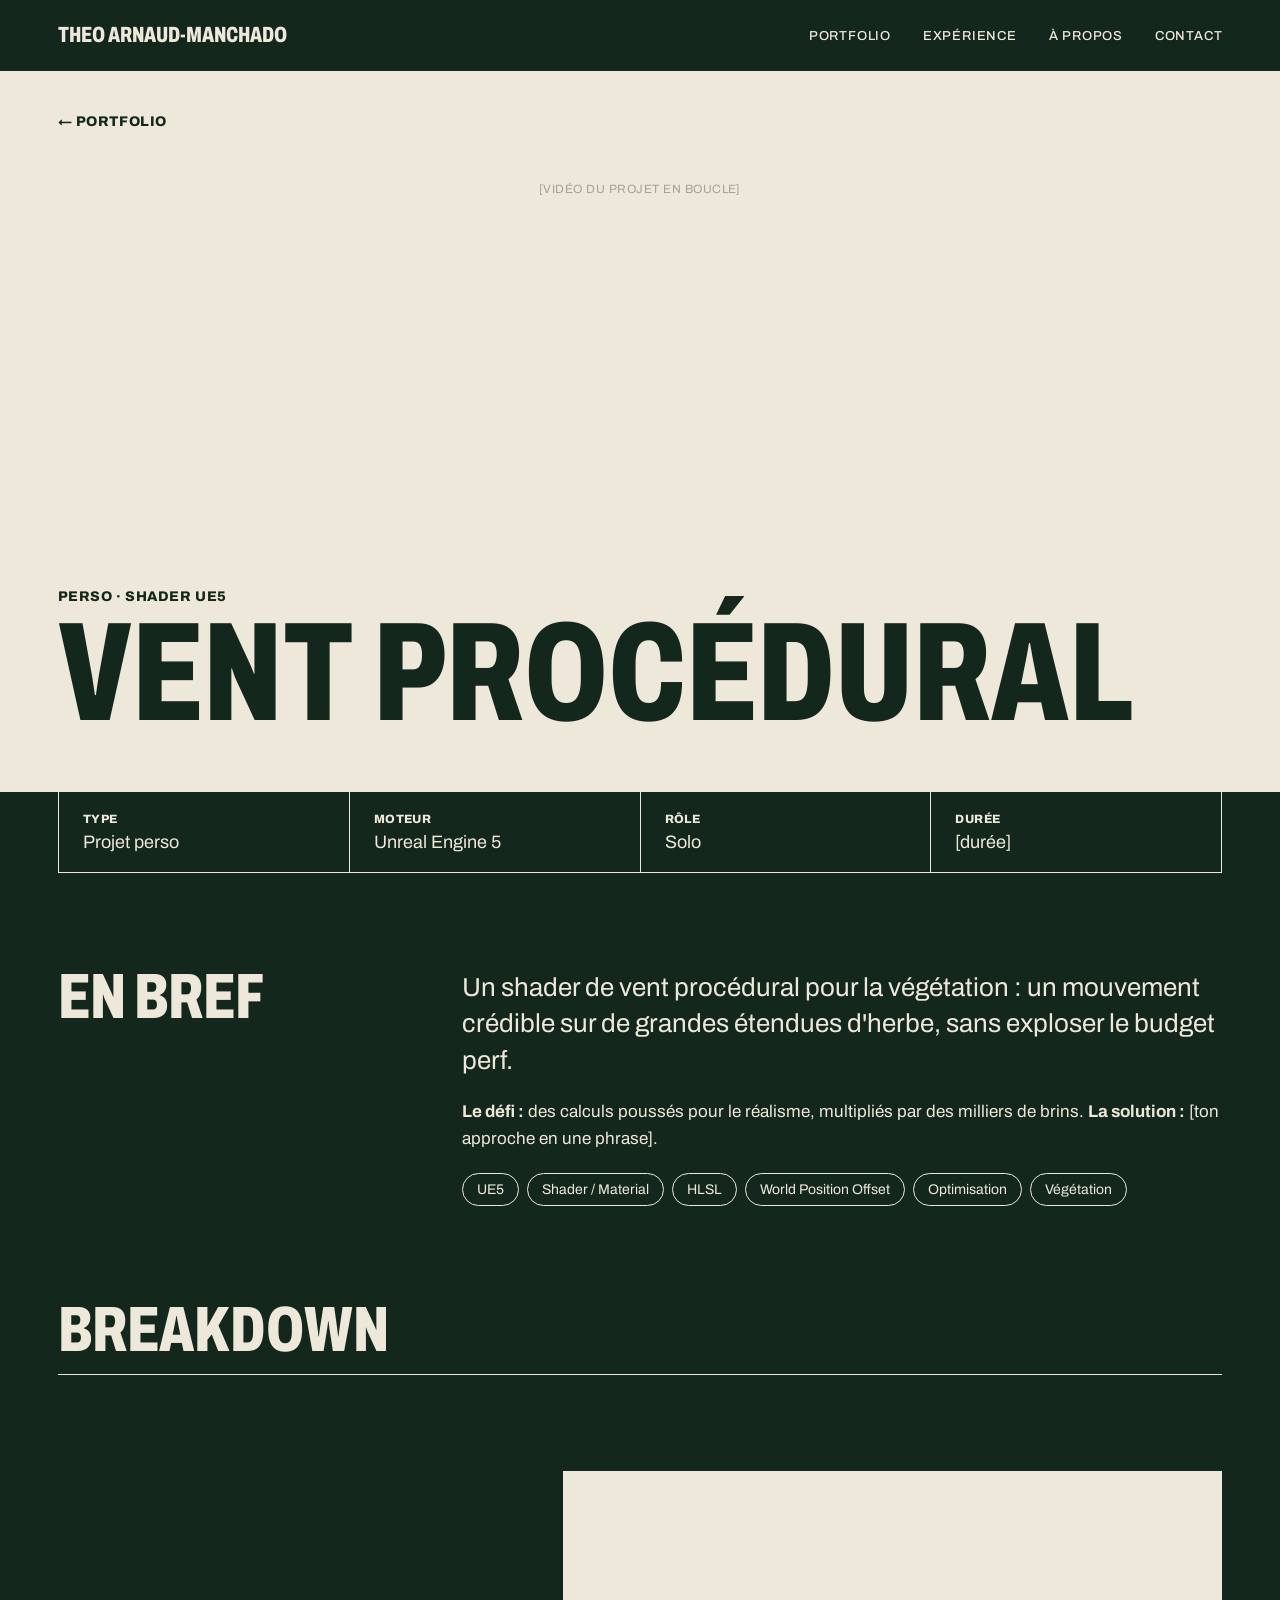
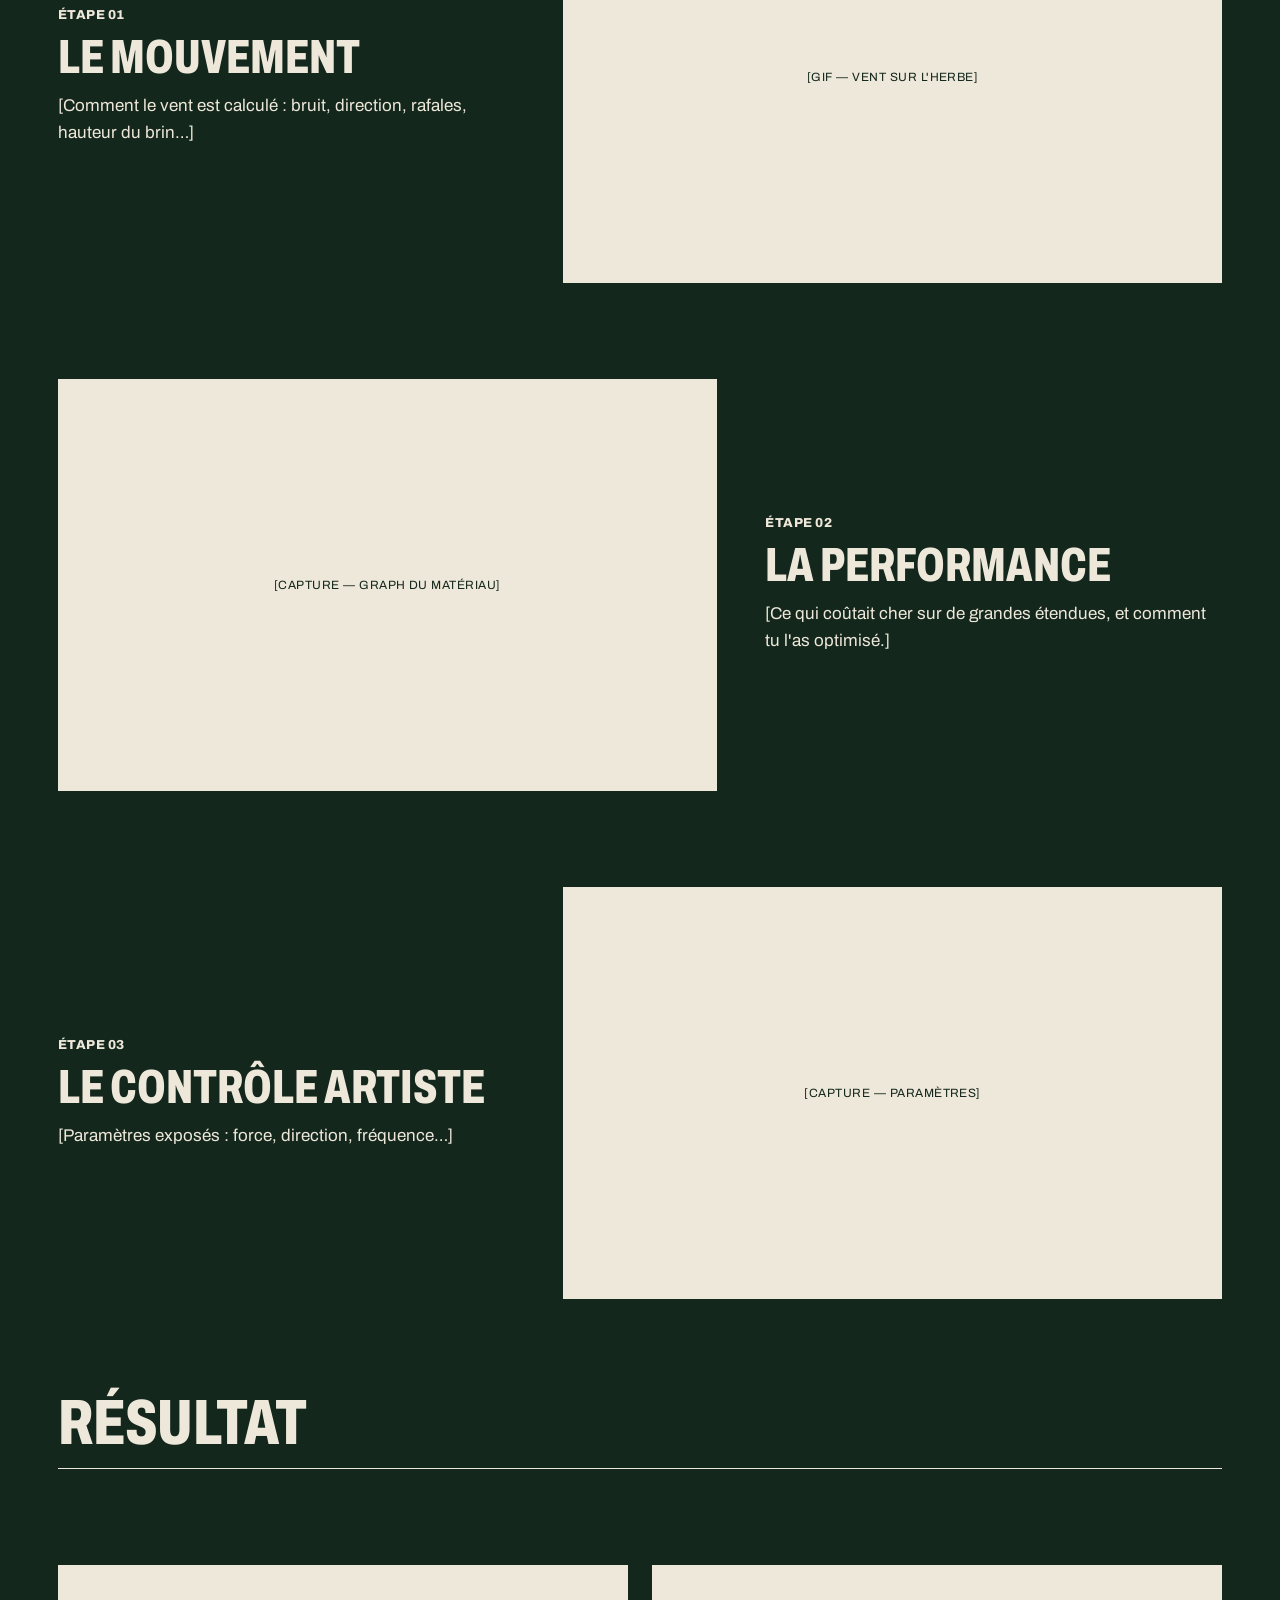
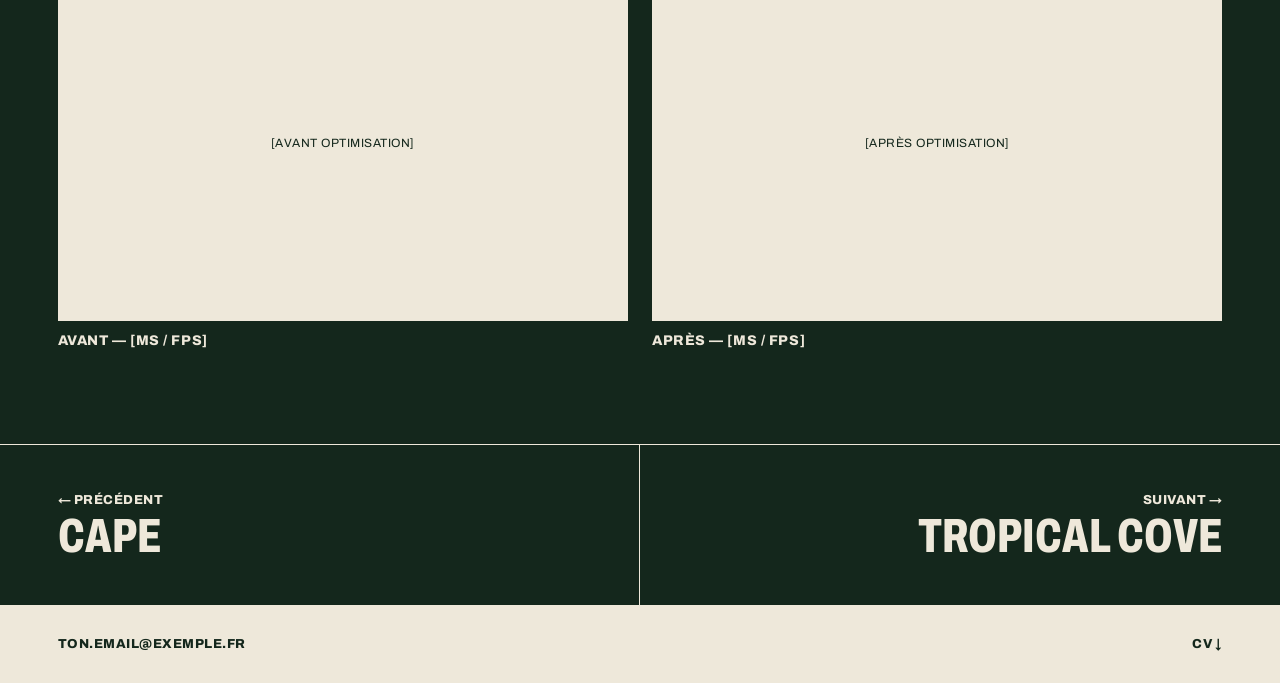
<file: projets/vent-procedural.html>
<!doctype html>
<html lang="fr">
<head>
<meta charset="utf-8">
<meta name="viewport" content="width=device-width, initial-scale=1">
<title>Vent procédural — Theo Arnaud-Manchado</title>
<meta name="description" content="Un shader de vent procédural pour la végétation : un mouvement crédible sur de grandes étendues d&#x27;herbe, sans exploser le budget perf.">
<meta property="og:title" content="Vent procédural — Theo Arnaud-Manchado">
<meta property="og:description" content="Un shader de vent procédural pour la végétation : un mouvement crédible sur de grandes étendues d&#x27;herbe, sans exploser le budget perf.">
<meta name="theme-color" content="#14271C">
<link rel="preconnect" href="https://fonts.googleapis.com">
<link rel="preconnect" href="https://fonts.gstatic.com" crossorigin>
<link href="https://fonts.googleapis.com/css2?family=Archivo:wdth,wght@62..125,400;62..125,500;62..125,800&display=swap" rel="stylesheet">
<link rel="stylesheet" href="../style.css">
</head>
<body>
<header class="site-header">
<a href="../index.html#intro" class="logo cond">Theo Arnaud-Manchado</a>
<nav aria-label="Navigation principale">
<a href="../index.html#portfolio">Portfolio</a>
<a href="../index.html#experience">Expérience</a>
<a href="../index.html#about">À propos</a>
<a href="../index.html#contact">Contact</a>
</nav>
</header>
<main>
<section class="p-hero on-ink">
<!-- Vidéo du projet : <video class="hero-bg" src="../videos/vent-procedural.mp4" autoplay muted loop playsinline></video> -->
<div class="hero-bg ph" style="opacity:.35">[Vidéo du projet en boucle]</div>
<a class="back" href="../index.html#portfolio">← Portfolio</a>
<span class="p-cat">Perso · Shader UE5</span>
<h1 class="cond">Vent procédural</h1>
</section>
<div class="meta">
<div><span>Type</span><span>Projet perso</span></div>
<div><span>Moteur</span><span>Unreal Engine 5</span></div>
<div><span>Rôle</span><span>Solo</span></div>
<div><span>Durée</span><span>[durée]</span></div>
</div>
<section class="brief">
<h2 class="h2 cond">En bref</h2>
<div class="body">
<p class="big">Un shader de vent procédural pour la végétation : un mouvement crédible sur de grandes étendues d&#x27;herbe, sans exploser le budget perf.</p>
<p><strong>Le défi :</strong> des calculs poussés pour le réalisme, multipliés par des milliers de brins. <strong>La solution :</strong> [ton approche en une phrase].</p>
<div class="chips"><span class="chip">UE5</span><span class="chip">Shader / Material</span><span class="chip">HLSL</span><span class="chip">World Position Offset</span><span class="chip">Optimisation</span><span class="chip">Végétation</span></div>
</div>
</section>
<section class="part">
<h2 class="h2 cond">Breakdown</h2>
<div class="step">
<div class="txt"><span class="n">Étape 01</span><h3 class="cond">Le mouvement</h3><p>[Comment le vent est calculé : bruit, direction, rafales, hauteur du brin…]</p></div>
<!-- Remplace par une image ou un GIF : <img class="img media" src="../img/vent-procedural-1.jpg" alt="Le mouvement" loading="lazy"> -->
<div class="img ph">[GIF — vent sur l&#x27;herbe]</div>
</div>
<div class="step alt">
<div class="txt"><span class="n">Étape 02</span><h3 class="cond">La performance</h3><p>[Ce qui coûtait cher sur de grandes étendues, et comment tu l&#x27;as optimisé.]</p></div>
<!-- Remplace par une image ou un GIF : <img class="img media" src="../img/vent-procedural-2.jpg" alt="La performance" loading="lazy"> -->
<div class="img ph">[Capture — graph du matériau]</div>
</div>
<div class="step">
<div class="txt"><span class="n">Étape 03</span><h3 class="cond">Le contrôle artiste</h3><p>[Paramètres exposés : force, direction, fréquence…]</p></div>
<!-- Remplace par une image ou un GIF : <img class="img media" src="../img/vent-procedural-3.jpg" alt="Le contrôle artiste" loading="lazy"> -->
<div class="img ph">[Capture — paramètres]</div>
</div>
</section>
<section class="part">
<h2 class="h2 cond">Résultat</h2>
<div class="compare">
<figure><div class="ph">[Avant optimisation]</div><figcaption>Avant — [ms / fps]</figcaption></figure>
<figure><div class="ph">[Après optimisation]</div><figcaption>Après — [ms / fps]</figcaption></figure>
</div>
</section>
<nav class="pager" aria-label="Autres projets">
<a href="cape.html"><small>← Précédent</small><strong class="cond">Cape</strong></a>
<a href="tropical-cove.html"><small>Suivant →</small><strong class="cond">Tropical Cove</strong></a>
</nav>
</main>
<footer class="p-foot on-ink">
<a href="mailto:ton.email@exemple.fr">ton.email@exemple.fr</a>
<a href="../assets/CV-Theo-Arnaud-Manchado.pdf" download>CV ↓</a>
</footer>
</body>
</html>
</file>
<file: style.css>
/* ===== Couleurs : change ces 2 valeurs pour changer tout le site ===== */
:root{
  --ink:#EEE8DA;     /* texte / blocs */
  --paper:#14271C;   /* fond (vert forêt sombre) */
  --pad:clamp(20px,4.5vw,64px);
}
*{box-sizing:border-box}
html{scroll-behavior:smooth;scroll-padding-top:80px}
body{margin:0;background:var(--paper);color:var(--ink);font-family:'Archivo',system-ui,sans-serif;-webkit-font-smoothing:antialiased}
a,button{color:inherit;text-decoration:none;font-family:inherit}
a:hover{opacity:.65}
:focus-visible{outline:2px solid var(--ink);outline-offset:3px}
img,video{display:block;max-width:100%}
.cond{font-weight:800;font-stretch:70%;text-transform:uppercase;line-height:.88}
.up{text-transform:uppercase;letter-spacing:.04em}

/* Placeholder visuel : remplace la div .ph par <img> ou <video> */
.ph{background:var(--ink);color:var(--paper);display:flex;align-items:center;justify-content:center;font-size:12px;text-transform:uppercase;letter-spacing:.04em;width:100%}
.media{width:100%;object-fit:cover;background:var(--ink)}

/* Header */
.site-header{position:sticky;top:0;z-index:10;display:flex;justify-content:space-between;align-items:center;height:72px;padding:0 var(--pad);background:var(--paper);border-bottom:1px solid var(--ink)}
.logo{font-size:22px}
.site-header nav{display:flex;gap:clamp(16px,2.5vw,36px);font-size:13px;font-weight:500;text-transform:uppercase;letter-spacing:.06em}
.site-header nav a{padding:12px 0}

/* Boutons */
.btn{display:inline-flex;align-items:center;gap:10px;min-height:52px;padding:0 24px;font-size:14px;font-weight:800;text-transform:uppercase;letter-spacing:.04em;border:2px solid var(--ink);background:transparent;cursor:pointer}
.btn.fill{background:var(--ink);color:var(--paper)}
.on-ink .btn.fill{background:var(--paper);color:var(--ink);border-color:var(--paper)}
.pill{min-height:44px;padding:0 18px;border:1px solid var(--ink);background:transparent;color:var(--ink);font-size:13px;font-weight:800;text-transform:uppercase;letter-spacing:.04em;cursor:pointer}
.pill[aria-pressed="true"]{background:var(--ink);color:var(--paper)}

/* Sections */
.section{padding:clamp(72px,9vw,120px) var(--pad);border-top:1px solid var(--ink)}
.h2{margin:0;font-size:clamp(56px,7vw,96px)}
.on-ink{background:var(--ink);color:var(--paper)}

/* Hero */
.hero{position:relative;min-height:min(760px,90vh);display:flex;flex-direction:column;justify-content:flex-end;padding:0 var(--pad) clamp(32px,4.5vw,64px);overflow:hidden}
.hero-bg{position:absolute;inset:0;width:100%;height:100%;object-fit:cover}
.hero-bg.ph{align-items:flex-start;padding-top:110px}
.hero > *:not(.hero-bg){position:relative}
.hero h1{margin:0;font-size:clamp(64px,11.5vw,168px)}
.hero-bar{display:flex;flex-wrap:wrap;gap:20px;justify-content:space-between;align-items:center;margin-top:28px;padding-top:20px;border-top:1px solid var(--paper)}
.hero-bar p{margin:0;font-size:20px;font-weight:500}

/* Portfolio */
.portfolio-head{display:flex;flex-wrap:wrap;gap:24px;justify-content:space-between;align-items:flex-end;margin-bottom:40px}
.filters{display:flex;flex-wrap:wrap;gap:8px}
.grid{display:grid;grid-template-columns:repeat(auto-fill,minmax(300px,1fr));gap:24px}
.card{display:flex;flex-direction:column}
.card[hidden]{display:none}
.card .thumb{position:relative;aspect-ratio:16/10}
.card .thumb > .ph,.card .thumb > img{height:100%}
.tag{position:absolute;left:12px;top:12px;padding:4px 8px;background:var(--paper);color:var(--ink);font-size:11px;font-weight:800}
.card .title{padding:16px 0 4px;font-size:30px;line-height:.95}
.card .sub{font-size:14px}

/* Parcours */
.split{display:grid;grid-template-columns:repeat(12,minmax(0,1fr));gap:32px}
.split > .side{grid-column:span 4;display:flex;flex-direction:column;gap:24px}
.split > .main{grid-column:span 8}
.entry{display:grid;grid-template-columns:72px 1fr auto;gap:24px;padding:28px 0;border-top:1px solid var(--ink)}
.entry .logo-box{aspect-ratio:1;border:1px solid var(--ink);display:flex;align-items:center;justify-content:center;font-size:10px;text-transform:uppercase}
.entry h3{margin:0 0 8px;font-size:22px}
.entry p{margin:0;font-size:16px;line-height:1.5}
.entry .date{font-size:14px;font-weight:500;text-transform:uppercase;letter-spacing:.04em;text-align:right}
.panel[hidden]{display:none}

/* À propos */
.about{display:grid;grid-template-columns:repeat(12,minmax(0,1fr));gap:32px}
.about .photo{grid-column:span 4;aspect-ratio:4/5}
.about .text{grid-column:6 / span 7;display:flex;flex-direction:column;gap:32px}
.about .lead{margin:0;font-size:22px;line-height:1.45}
.about p{margin:0;font-size:17px;line-height:1.55}
.row{display:flex;flex-wrap:wrap;gap:12px}
.block{display:flex;flex-direction:column;gap:16px;padding-top:24px;border-top:1px solid var(--ink)}
.block h3{margin:0;font-size:14px;font-weight:800;text-transform:uppercase;letter-spacing:.06em}
.softs{display:grid;grid-template-columns:repeat(auto-fill,minmax(110px,1fr));gap:12px}
.soft{display:flex;flex-direction:column;align-items:center;gap:8px;padding:14px 6px;border:1px solid var(--ink);font-size:12px;font-weight:500;text-align:center}
.soft i{width:32px;height:32px;background:var(--ink)}  /* remplace par <img src="img/logos/..."> */
.chip{padding:8px 14px;border:1px solid var(--ink);border-radius:999px;font-size:14px}

/* Contact / footer */
.contact{display:flex;flex-direction:column;gap:64px;padding-bottom:48px}
.contact p{margin:0;font-size:22px}
.contact .mail{text-decoration:underline;text-underline-offset:5px}
.foot{display:flex;flex-wrap:wrap;gap:16px;justify-content:space-between;padding-top:20px;border-top:1px solid var(--paper);font-size:13px;font-weight:500;text-transform:uppercase;letter-spacing:.04em}
.foot nav{display:flex;flex-wrap:wrap;gap:32px}
.foot a{padding:10px 0}

/* ===== Page projet ===== */
.p-hero{position:relative;min-height:min(720px,85vh);display:flex;flex-direction:column;justify-content:flex-end;padding:0 var(--pad) 56px;overflow:hidden}
.p-hero > *:not(.hero-bg){position:relative}
.back{position:absolute !important;left:var(--pad);top:32px;padding:10px 0;font-size:14px;font-weight:800;text-transform:uppercase;letter-spacing:.04em;z-index:1}
.p-hero h1{margin:8px 0 0;font-size:clamp(64px,11vw,160px)}
.p-cat{font-size:14px;font-weight:800;text-transform:uppercase;letter-spacing:.04em}
.meta{display:grid;grid-template-columns:repeat(auto-fit,minmax(180px,1fr));margin:0 var(--pad);border-right:1px solid var(--ink);border-bottom:1px solid var(--ink)}
.meta div{display:flex;flex-direction:column;gap:6px;padding:20px 24px;border-left:1px solid var(--ink)}
.meta span:first-child{font-size:12px;font-weight:800;text-transform:uppercase;letter-spacing:.04em}
.meta span:last-child{font-size:18px}
.brief{padding:96px var(--pad);display:grid;grid-template-columns:repeat(12,minmax(0,1fr));gap:48px}
.brief .h2{grid-column:span 4;font-size:clamp(44px,5vw,64px)}
.brief .body{grid-column:span 8;display:flex;flex-direction:column;gap:20px}
.brief .big{margin:0;font-size:26px;line-height:1.4}
.brief p{margin:0;font-size:17px;line-height:1.6}
.chips{display:flex;flex-wrap:wrap;gap:8px}
.part{padding:0 var(--pad) 96px;display:flex;flex-direction:column;gap:96px}
.part > .h2{padding-bottom:16px;border-bottom:1px solid var(--ink);font-size:clamp(44px,5vw,64px)}
.step{display:grid;grid-template-columns:repeat(12,minmax(0,1fr));gap:48px;align-items:center}
.step .txt{grid-column:span 5;grid-row:1;display:flex;flex-direction:column;gap:14px}
.step .img{grid-column:6 / span 7;grid-row:1;aspect-ratio:16/10}
.step.alt .txt{grid-column:8 / span 5}
.step.alt .img{grid-column:1 / span 7}
.step .n{font-size:13px;font-weight:800;text-transform:uppercase;letter-spacing:.04em}
.step h3{margin:0;font-size:48px}
.step p{margin:0;font-size:17px;line-height:1.6}
.compare{display:grid;grid-template-columns:repeat(2,minmax(0,1fr));gap:24px}
.compare figure{margin:0;display:flex;flex-direction:column;gap:12px}
.compare .ph{aspect-ratio:16/10}
.compare figcaption{font-size:14px;font-weight:800;text-transform:uppercase;letter-spacing:.04em}
.pager{display:grid;grid-template-columns:repeat(2,minmax(0,1fr));border-top:1px solid var(--ink)}
.pager a{display:flex;flex-direction:column;gap:8px;padding:48px var(--pad)}
.pager a:first-child{border-right:1px solid var(--ink)}
.pager a:last-child{text-align:right}
.pager small{font-size:13px;font-weight:800;text-transform:uppercase;letter-spacing:.04em}
.pager strong{font-size:48px}
.p-foot{display:flex;justify-content:space-between;align-items:center;padding:32px var(--pad);font-size:13px;font-weight:800;text-transform:uppercase;letter-spacing:.04em}

/* Mobile */
@media (max-width:860px){
  .site-header nav{display:none}
  .split > .side,.split > .main,.about .photo,.about .text,.brief .h2,.brief .body,.step .txt,.step .img,.step.alt .txt,.step.alt .img{grid-column:1 / -1;grid-row:auto}
  .about .photo{max-width:360px}
  .entry{grid-template-columns:56px 1fr}
  .entry .date{grid-column:2;text-align:left}
  .compare,.pager{grid-template-columns:1fr}
  .pager a:first-child{border-right:0;border-bottom:1px solid var(--ink)}
  .pager a:last-child{text-align:left}
}
@media (prefers-reduced-motion:reduce){html{scroll-behavior:auto}}
</file>
